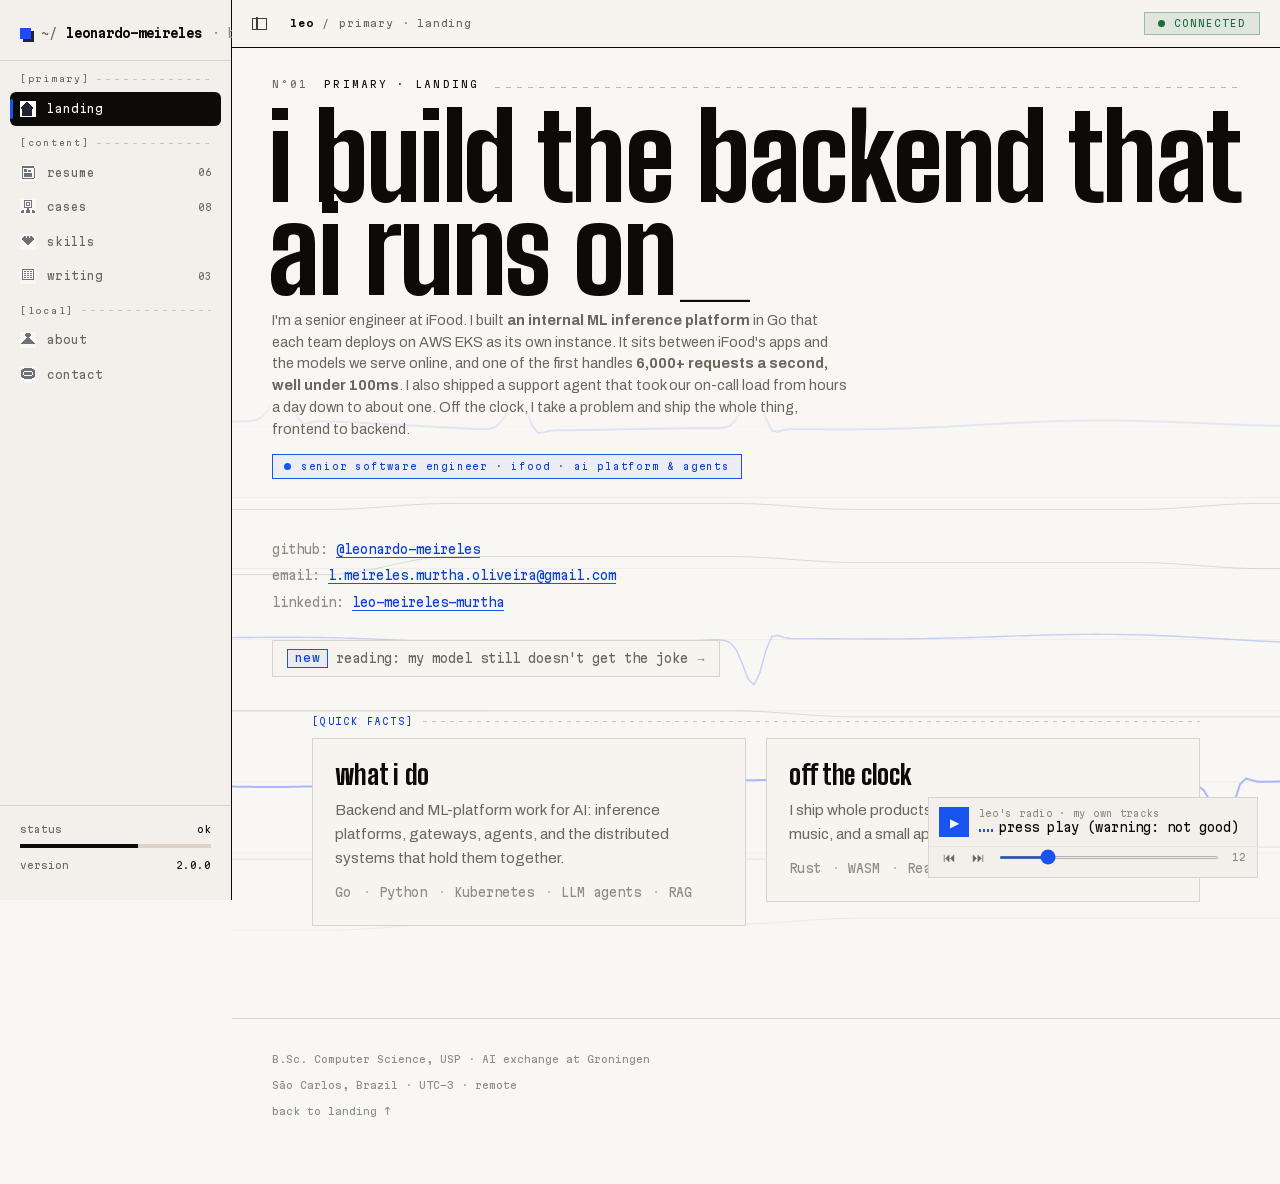
<file: index.html>
<!doctype html>
<html lang="en">
<head>
<meta charset="utf-8" />
<meta name="viewport" content="width=device-width, initial-scale=1" />
<title>Leonardo Meireles, Backend &amp; AI Engineer</title>
<meta name="description" content="Senior software engineer at iFood on the AI Platform team. I built an internal inference platform that serves our models at 6,000+ req/s under 100ms, the OpenAI-compatible layer they run behind, and the agents on top." />
<link rel="canonical" href="https://leonardo-meireles.github.io/" />
<meta property="og:title" content="Leonardo Meireles, Backend & AI Engineer" />
<meta property="og:description" content="I build the backend that AI runs on. An internal inference platform at 6,000+ req/s, an OpenAI-compatible model layer, and the agents on top of it." />
<meta property="og:type" content="website" />
<meta property="og:url" content="https://leonardo-meireles.github.io/" />
<meta property="og:image" content="https://leonardo-meireles.github.io/assets/og.png" />
<meta property="og:image:width" content="1200" />
<meta property="og:image:height" content="630" />
<meta name="twitter:card" content="summary_large_image" />
<meta name="twitter:image" content="https://leonardo-meireles.github.io/assets/og.png" />
<script type="application/ld+json">
{"@context":"https://schema.org","@type":"Person","name":"Leonardo Meireles","url":"https://leonardo-meireles.github.io/","jobTitle":"Senior Software Engineer","worksFor":{"@type":"Organization","name":"iFood"},"address":{"@type":"PostalAddress","addressCountry":"BR"},"sameAs":["https://www.linkedin.com/in/leo-meireles-murtha/","https://github.com/leonardo-meireles"],"knowsAbout":["Backend engineering","Distributed systems","AI platforms","LLM agents","RAG","Go","Python","AWS"]}
</script>
<link rel="icon" type="image/svg+xml" href="assets/favicon.svg" />
<link rel="stylesheet" href="assets/tokens.css" />
<link rel="stylesheet" href="assets/shell.css" />
<script>document.documentElement.classList.add("js");</script>
</head>
<body>

<div class="shell-app">
  <!-- ======================= RAIL ======================= -->
  <aside class="rail" id="rail" aria-label="Library" data-open="true">
    <div class="rail-brand">
      <span class="rb-brand"><span class="pxdot"></span>~/<b>leonardo-meireles</b> <span class="bsub">· backend &amp; ai</span></span>
    </div>

    <nav class="rail-nav" aria-label="Destinations">
      <div class="nav-group">
        <div class="ng-label"><span>[primary]</span><i></i></div>
        <button class="nav-item active" data-route="landing" aria-current="page">
          <span class="ni-bar"></span>
          <span class="ni-icon"><span class="px" style="width:16px;height:16px;background-image:url(assets/sprites/nav-home.png)"></span></span>
          <span class="ni-label">landing</span>
        </button>
      </div>

      <div class="nav-group">
        <div class="ng-label"><span>[content]</span><i></i></div>
        <button class="nav-item" data-route="resume">
          <span class="ni-bar"></span>
          <span class="ni-icon"><span class="px" style="width:16px;height:16px;background-image:url(assets/sprites/nav-resume.png)"></span></span>
          <span class="ni-label">resume</span>
          <span class="ni-badge">06</span>
        </button>
        <button class="nav-item" data-route="cases">
          <span class="ni-bar"></span>
          <span class="ni-icon"><span class="px" style="width:16px;height:16px;background-image:url(assets/sprites/nav-cases.png)"></span></span>
          <span class="ni-label">cases</span>
          <span class="ni-badge">08</span>
        </button>
        <button class="nav-item" data-route="skills">
          <span class="ni-bar"></span>
          <span class="ni-icon"><span class="px" style="width:16px;height:16px;background-image:url(assets/sprites/nav-skills.png)"></span></span>
          <span class="ni-label">skills</span>
        </button>
        <button class="nav-item" data-route="blog">
          <span class="ni-bar"></span>
          <span class="ni-icon"><span class="px" style="width:16px;height:16px;background-image:url(assets/sprites/nav-blog.png)"></span></span>
          <span class="ni-label">writing</span>
          <span class="ni-badge ok">03</span>
        </button>
      </div>

      <div class="nav-group">
        <div class="ng-label"><span>[local]</span><i></i></div>
        <button class="nav-item" data-route="about">
          <span class="ni-bar"></span>
          <span class="ni-icon"><span class="px" style="width:16px;height:16px;background-image:url(assets/sprites/nav-about.png)"></span></span>
          <span class="ni-label">about</span>
        </button>
        <button class="nav-item" data-route="contact">
          <span class="ni-bar"></span>
          <span class="ni-icon"><span class="px" style="width:16px;height:16px;background-image:url(assets/sprites/nav-contact.png)"></span></span>
          <span class="ni-label">contact</span>
        </button>
      </div>
    </nav>

    <div class="rail-footer">
      <div class="rf-row"><span>status</span><b>ok</b></div>
      <div class="rf-meter"><i style="width:62%"></i></div>
      <div class="rf-row"><span>version</span><b>2.0.0</b></div>
    </div>
  </aside>

  <div class="rail-scrim" aria-hidden="true"></div>

  <!-- ======================= MAIN ======================= -->
  <div class="main-col">
    <header class="titlebar">
      <button class="tb-toggle" id="tb-toggle" aria-label="Toggle sidebar" aria-expanded="true">
        <span class="hamb" aria-hidden="true"><i></i></span>
      </button>
      <div class="tb-crumb" id="tb-crumb"><b>leo</b><span aria-hidden="true">/</span>primary · landing</div>
      <button class="tb-connect on">
        <span class="dot ok pulse"><i></i></span>
        <span class="tb-state">connected</span>
      </button>
    </header>

    <main class="main" id="main">
      <!-- ============ LANDING ============ -->
      <section data-page="landing" class="active">
        <div class="hero-canvas-wrap">
          <canvas id="signal" aria-hidden="true"></canvas>
          <div class="page-inner">
            <div class="pg-head rv">
              <div class="pg-meta">
                <span class="pg-no">Nº01</span>
                <span class="pg-kicker">primary · landing</span>
                <span class="pg-rule"></span>
              </div>
              <h1>I build the backend that <span class="ac">AI runs on<span class="cur">_</span></span></h1>
              <p class="pg-blurb" style="max-width:64ch">
                I'm a senior engineer at iFood. I built <b>an internal ML inference platform</b> in Go that
                each team deploys on AWS EKS as its own instance. It sits between iFood's apps and the models
                we serve online, and one of the first handles <b>6,000+ requests a second, well under 100ms</b>.
                I also shipped a support agent that took our on-call load from hours a day down to about one.
                Off the clock, I take a problem and ship the whole thing, frontend to backend.
              </p>
            </div>
          </div>
          <div class="page-body" style="padding-top:14px">
            <div class="kicker rv"><span class="blink"></span> senior software engineer · ifood · ai platform &amp; agents</div>
            <div class="hailing rv">
              <span><span class="k">github:</span> <a href="https://github.com/leonardo-meireles" target="_blank" rel="noopener">@leonardo-meireles</a></span>
              <span><span class="k">email:</span> <a href="mailto:l.meireles.murtha.oliveira@gmail.com">l.meireles.murtha.oliveira@gmail.com</a></span>
              <span><span class="k">linkedin:</span> <a href="https://www.linkedin.com/in/leo-meireles-murtha" target="_blank" rel="noopener">leo-meireles-murtha</a></span>
            </div>
            <a class="blog-flag rv" href="#blog"><span class="bf-new">new</span> reading: my model still doesn't get the joke <span class="arr">→</span></a>
            <div class="page-body">
              <div class="section-rule rv"><span class="sr-label">[quick facts]</span><span class="sr-rule"></span></div>
              <div class="grid">
                <div class="pcard rv">
                  <div class="card-top" style="display:flex;align-items:center;gap:.6rem">
                    <h3>what i do</h3>
                  </div>
                  <p class="desc">Backend and ML-platform work for AI: inference platforms, gateways, agents, and the distributed systems that hold them together.</p>
                  <div class="tags"><span>Go</span><span>Python</span><span>Kubernetes</span><span>LLM agents</span><span>RAG</span></div>
                </div>
                <div class="pcard rv">
                  <div class="card-top" style="display:flex;align-items:center;gap:.6rem">
                    <h3>off the clock</h3>
                  </div>
                  <p class="desc">I ship whole products, frontend to backend. jiu-jitsu, music, and a small apparel brand on the side.</p>
                  <div class="tags"><span>Rust</span><span>WASM</span><span>React</span><span>Ableton</span></div>
                </div>
              </div>
            </div>
          </div>
        </div>
      </section>

      <!-- ============ RESUME ============ -->
      <section data-page="resume">
        <div class="page-inner">
          <div class="pg-head">
            <div class="pg-meta">
              <span class="pg-no">Nº02</span>
              <span class="pg-kicker">content · resume</span>
              <span class="pg-rule"></span>
            </div>
            <h1>where i've shipped</h1>
            <p class="pg-blurb">fraud detection, then data science, then backend and ML-platform work for AI.</p>
          </div>
        </div>
        <div class="page-body">
          <div class="xp">
            <article class="role rv">
              <div class="when"><b>2025 to now</b>iFood · Remote</div>
              <div>
                <h3>iFood</h3>
                <p class="tt">Senior Software Engineer · AI Platform / Backend</p>
                <p>
                  I'm the lead architect of an <b>internal, white-label ML inference platform</b> in Go. It
                  ships as a Docker image that 10+ data science teams self-deploy on AWS EKS, each running their
                  own instance. It sits between the apps and their already-served SageMaker endpoints. It
                  doesn't serve the model; it runs everything around the call from a YAML config: per-request
                  enrichment, schema validation at several stages, the model invocation, and response
                  validation. The engine fans enrichment steps out in parallel (errgroup with sync.Cond for
                  dependencies), with read-through caching, background credential refresh, and circuit breakers on
                  every external call. On a high-traffic surface (50M+ users), one deployment handles
                  <b>6,000+ requests a second, well under 100ms</b>, and inside that budget each
                  request runs nine parallel enrichments and three schema-validation stages. I extended it into an
                  OpenAI-compatible gateway for our fine-tuned models, and shipped a LangGraph and Langfuse support
                  agent over a RAG index that took the team's ticket load from three or four hours a day to about
                  one. I'm also the person here who leans on coding agents the hardest, building the tooling and
                  running the workshops for the rest of engineering.
                </p>
                <p>
                  More recently I've been building the V2 of BESH, our batch-inference platform for LCM (iFood's
                  own generative model) and a dozen other internal LLMs. V1 shared inference across models; V2 is
                  a distributed rewrite where every model gets its own set of workers and GPUs, so one noisy job
                  can't starve another. It now runs <b>100M+ requests a week</b>. I moved worker scaling onto KEDA
                  so the fleet sits near zero between runs, and rebuilt GPU autoscaling after learning the obvious
                  metric, KV-cache usage, doesn't actually predict load for this workload. The fix that mattered
                  most was a backpressure loop that discovers how much a model can take instead of being told,
                  built on the same idea as TCP congestion control. I also traced a full-fleet outage back to
                  Kubernetes quietly evicting a warm pod mid-run, not our code, and closed that gap with disruption
                  budgets and canary rollouts.
                </p>
              </div>
            </article>

            <article class="role rv">
              <div class="when"><b>2024 to 2025</b>Nubank · Remote</div>
              <div>
                <h3>Nubank</h3>
                <p class="tt">Senior Software Engineer, Data Engineering</p>
                <p>
                  Data infrastructure for Nubank's B2B credit-card product, around a million corporate customers.
                  I moved more than <b>40 Scala and Spark ETL pipelines</b> from the old engine to the new one,
                  with regression tests at the row, schema, and aggregate level, and we cut over with no data
                  drift. I also built the randomisation layer behind the multi-arm experiments that feed the
                  credit-risk models.
                </p>
              </div>
            </article>

            <article class="role rv">
              <div class="when"><b>2023 to 2024</b>iFood · Remote</div>
              <div>
                <h3>iFood</h3>
                <p class="tt">Machine Learning Engineer, Performance Marketing &amp; CRM</p>
                <p>
                  I built the order-frequency segmentation model that became the most-used one in marketing,
                  worth about <b>20% more conversions at 10% lower cost</b>. I wrote an internal Python library
                  for uplift modelling that cut the model lifecycle from a month to a week, and ran the deployment
                  and monitoring on PySpark and Airflow, which added up to roughly <b>R$10M a month</b> in
                  efficiency. I also co-wrote <i>Smart Notifications</i> at WebMedia 2023.
                </p>
              </div>
            </article>

            <details class="more-xp">
              <summary>show earlier roles</summary>

              <article class="role">
                <div class="when"><b>2022 to 2023</b>iFood · Remote</div>
                <div>
                  <h3>iFood</h3>
                  <p class="tt">Machine Learning Engineer, Performance Marketing &amp; CRM</p>
                  <p>
                    I led an automation push built on causal inference that showed about <b>R$2M a month</b> in
                    potential savings on inactive users, backed by proper A/B testing. I put the targeting models
                    into production myself, serving campaigns to more than <b>60 million customers</b> and taking
                    a lot of manual work out of the loop.
                  </p>
                </div>
              </article>

              <article class="role">
                <div class="when"><b>2021 to 2022</b>iFood · Remote</div>
                <div>
                  <h3>iFood</h3>
                  <p class="tt">Senior Data Scientist, Fraud Prevention</p>
                  <p>
                    My first role at iFood. I built and shipped unsupervised models and backend rules in Python
                    and PySpark to flag fraudulent accounts, which cut chargebacks <b>15% in the first month</b>.
                    I also built the KPI dashboards that put the loss numbers in front of non-technical
                    stakeholders.
                  </p>
                </div>
              </article>
            </details>
          </div>
        </div>
      </section>

      <!-- ============ CASES ============ -->
      <section data-page="cases">
        <div class="page-inner">
          <div class="pg-head">
            <div class="pg-meta">
              <span class="pg-no">Nº03</span>
              <span class="pg-kicker">content · cases</span>
              <span class="pg-rule"></span>
            </div>
            <h1>things i build on the side</h1>
            <p class="pg-blurb">where the product and front-end side comes out. fast, full-stack, in production.</p>
          </div>
        </div>
        <div class="page-body">
          <article class="feature rv">
            <div class="card-top" style="display:flex;align-items:center;gap:.6rem;flex-wrap:wrap">
              <h3>void</h3>
              <span class="tag accent">featured</span>
              <span class="tag ok">live</span>
            </div>
            <div class="tags" style="display:flex;flex-wrap:wrap;gap:.35rem .7rem;margin-top:.25rem"><span>Rust</span><span>WebAssembly</span><span>axum</span><span>WebSocket</span><span>Web Audio</span><span>LLM</span><span>generative</span></div>
            <div class="feat-preview">
              <a class="preview" href="https://leonardo-meireles.github.io/void/" target="_blank" rel="noopener" aria-label="Open the void canvas">
                <iframe class="shot" allow="" data-src="https://leonardo-meireles.github.io/void/" tabindex="-1" scrolling="no" title="void: the live generative canvas"></iframe>
                <span class="ptag">live canvas ↗</span>
              </a>
              <a class="preview" href="https://leonardo-meireles.github.io/void/#/architecture" target="_blank" rel="noopener" aria-label="Open the void system map">
                <iframe class="shot" allow="" data-src="https://leonardo-meireles.github.io/void/#/architecture" tabindex="-1" scrolling="no" title="void: the system architecture map"></iframe>
                <span class="ptag">system map ↗</span>
              </a>
            </div>
            <div class="feat-body">
              <div>
                <h4>what it is</h4>
                <p class="desc">
                  An infinite generative audiovisual canvas. You type a word, a small language model reads the
                  moment and picks a mood, and Rust generates the art and the music from it. The browser only
                  draws the geometry and sounds the notes. A hand-drawn creature wanders the screen, changes
                  shape, and talks back.
                </p>
              </div>
              <div>
                <h4>system design</h4>
                <p class="desc">
                  Rust does the heavy lifting. A Rust crate compiles to WebAssembly and generates everything
                  deterministically from a seed: the visual templates (flow fields, boids, strange attractors,
                  Julia and Mandelbrot sets) and the music (scale-locked, with real modal modulation). A Rust
                  axum server runs the LLM creative director on a <b>Groq free-tier budget</b>, with a
                  pressure-based fallback so it never goes over the limit and never goes silent. TypeScript stays
                  a dumb renderer. The static front end lives on GitHub Pages, always on; the Rust backend runs
                  on Render and only wakes to steer the mood. If it is cold or down, the front end falls back to a
                  local heuristic, so the canvas is always alive.
                </p>
              </div>
            </div>
            <div class="links" style="display:flex;flex-wrap:wrap;gap:1.1rem;margin-top:.4rem">
              <a class="clink" href="https://leonardo-meireles.github.io/void/" target="_blank" rel="noopener">open void <span class="arr">↗</span></a>
              <a class="clink" href="https://leonardo-meireles.github.io/void/#/architecture" target="_blank" rel="noopener">see the system map <span class="arr">↗</span></a>
            </div>
          </article>

          <div class="grid">
            <article class="pcard rv">
              <a class="preview" href="https://leonardo-meireles.github.io/Random-Acess-Memory-Neural-Network/" target="_blank" rel="noopener" aria-label="Open the playdoom demo">
                <iframe class="shot" data-src="https://leonardo-meireles.github.io/Random-Acess-Memory-Neural-Network/" tabindex="-1" scrolling="no" title="playdoom: a RAM neural network learning Doom"></iframe>
                <span class="ptag">live preview ↗</span>
              </a>
              <div class="card-top" style="display:flex;align-items:center;gap:.6rem;flex-wrap:wrap">
                <h3>playdoom: a RAM net learns Doom</h3>
                <span class="tag accent">open source</span>
                <span class="tag ok">live</span>
              </div>
              <p class="desc">
                A weightless RAM neural network, truth-table neurons with no backprop and no GPU, evolved by a
                genetic algorithm. I wrote it nine years ago to play tic-tac-toe, then dropped the same brain into
                Doom. The game's depth buffer becomes a grid of boolean sensors, the neurons vote on a move, and
                selection alone teaches it to run a corridor: over 25 generations <b>1 in 14 grows to 7 in 14</b>
                of the population clearing the gauntlet. The preview replays the fittest brain and streams the
                network's learning log underneath.
              </p>
              <div class="tags"><span>C++</span><span>ViZDoom</span><span>Genetic Algorithms</span><span>WiSARD</span></div>
              <div class="links">
                <a class="clink" href="https://leonardo-meireles.github.io/Random-Acess-Memory-Neural-Network/" target="_blank" rel="noopener">live demo <span class="arr">↗</span></a>
                <a class="clink" href="https://github.com/leonardo-meireles/Random-Acess-Memory-Neural-Network/tree/playdoom/playdoom" target="_blank" rel="noopener">source <span class="arr">↗</span></a>
              </div>
            </article>

            <article class="pcard rv">
              <a class="preview" href="https://leonardo-meireles.github.io/laeleficator/" target="_blank" rel="noopener" aria-label="Open the Laeleficator demo">
                <iframe class="shot" data-src="https://leonardo-meireles.github.io/laeleficator/" tabindex="-1" scrolling="no" title="Laeleficator demo preview"></iframe>
                <span class="ptag">demo ↗</span>
              </a>
              <div class="card-top" style="display:flex;align-items:center;gap:.6rem;flex-wrap:wrap">
                <h3>Laeleficator</h3>
                <span class="tag accent">open source</span>
                <span class="tag">demo</span>
              </div>
              <p class="desc">
                A fine-tuned Qwen2.5 model that rewrites innocent Brazilian Portuguese into phrases that carry
                <i>lá ele</i>, the reflexive double-entendre defence from Bahian slang. Parallel Claude subagents
                scrape, vet, pair, and adversarially judge every training pair, with zero manual review, then an
                agent research loop trains and evaluates one hyperparameter change at a time on <code>MLX-LM</code>,
                local on my M1 Max. Best result so far clears a strict three-judge panel on <b>17.6%</b> of
                held-out cases. Still an open problem, not a shipped product.
              </p>
              <div class="tags"><span>Python</span><span>Qwen2.5</span><span>MLX-LM</span><span>LoRA</span><span>Claude Agents</span><span>PT-BR</span></div>
              <div class="links">
                <a class="clink" href="https://github.com/leonardo-meireles/laeleficator" target="_blank" rel="noopener">source <span class="arr">↗</span></a>
                <a class="clink" href="/blog/laeleficator/">read the writeup <span class="arr">→</span></a>
              </div>
            </article>

            <article class="pcard rv">
              <a class="preview duo" href="https://loja.roupadejiu.com/" target="_blank" rel="noopener" aria-label="Visit the Roupa de Jiu store">
                <img src="assets/rdj-1.webp" loading="lazy" alt="Roupa de Jiu product" />
                <img src="assets/rdj-2.webp" loading="lazy" alt="Roupa de Jiu product" />
                <span class="ptag">visit store ↗</span>
              </a>
              <div class="card-top" style="display:flex;align-items:center;gap:.6rem;flex-wrap:wrap">
                <h3>Roupa de Jiu store</h3>
                <span class="tag">live · my brand</span>
              </div>
              <p class="desc">
                The real <b>Nuvemshop storefront</b> for Roupa de Jiu, my no-gi jiu-jitsu apparel brand. I run the
                whole thing myself, on my own time: catalogue, pricing, orders, and marketing. I make the creative
                and the content by hand. Where <b>agentic Claude Code workflows</b> help is the operations around
                it: planning the content calendar, keeping the posting pipeline moving, and setting up the
                campaigns on Google Ads and Meta. It lets a one-person brand run like it has a small team behind it.
              </p>
              <div class="tags"><span>Nuvemshop</span><span>Claude Code</span><span>Agents</span><span>Google Ads</span><span>Meta Ads</span><span>GA4</span></div>
              <div class="links">
                <a class="clink" href="https://loja.roupadejiu.com/" target="_blank" rel="noopener">visit store <span class="arr">↗</span></a>
                <a class="clink" href="https://roupadejiu.com" target="_blank" rel="noopener">brand site <span class="arr">↗</span></a>
              </div>
            </article>

            <article class="pcard rv">
              <a class="preview" href="https://leonardo-meireles.github.io/atlas-tatame" target="_blank" rel="noopener" aria-label="Open Atlas Jiu-Jitsu">
                <iframe class="shot" data-src="https://leonardo-meireles.github.io/atlas-tatame" tabindex="-1" scrolling="no" title="Atlas Jiu-Jitsu preview"></iframe>
                <span class="ptag">live preview ↗</span>
              </a>
              <div class="card-top" style="display:flex;align-items:center;gap:.6rem;flex-wrap:wrap">
                <h3>Atlas Jiu-Jitsu</h3>
                <span class="tag accent">open source</span>
                <span class="tag ok">live</span>
              </div>
              <p class="desc">
                A knowledge graph for Brazilian jiu-jitsu. Each position is a node, and every sweep, submission,
                and guard pass is an edge, so you can see the whole game at once instead of watching one technique
                video at a time. I wrote a <b>400-line parser</b> for GrappleMap's base62 skeletal format, then a
                small Three.js renderer that interpolates between joint poses with <b>quaternion SLERP</b>. The
                figures are real geometry, not pictures. Eleven validators run in the test suite and catch
                curation mistakes before they reach the live atlas.
              </p>
              <div class="tags"><span>Next.js</span><span>React Flow</span><span>Three.js</span><span>Vitest</span></div>
              <div class="links">
                <a class="clink" href="https://leonardo-meireles.github.io/atlas-tatame" target="_blank" rel="noopener">live demo <span class="arr">↗</span></a>
                <a class="clink" href="https://github.com/leonardo-meireles/atlas-tatame" target="_blank" rel="noopener">source <span class="arr">↗</span></a>
              </div>
            </article>

            <article class="pcard rv">
              <a class="preview" href="https://leonardo-meireles.github.io/curador-ia-solutions/" target="_blank" rel="noopener" aria-label="Open Curador.ia">
                <iframe class="shot" data-src="https://leonardo-meireles.github.io/curador-ia-solutions/" tabindex="-1" scrolling="no" title="Curador.ia preview"></iframe>
                <span class="ptag">live preview ↗</span>
              </a>
              <div class="card-top" style="display:flex;align-items:center;gap:.6rem;flex-wrap:wrap">
                <h3>Curador.ia</h3>
                <span class="tag">demo</span>
              </div>
              <p class="desc">
                A two-sided marketplace for Brazilian AI creators. They sell Skills, Agents, Files, and
                <b>MCP servers</b>, so a buyer is wiring up an agent toolchain, not just downloading a file.
                Checkout goes through Mercado Pago with <b>HMAC-checked webhooks</b> and one
                <b>atomic Supabase RPC</b> that approves the order, records the purchase, and stays idempotent
                in a single transaction. The frontend reads Supabase directly over <code>RLS</code> and quietly
                falls back to Express when it has to.
              </p>
              <div class="tags"><span>React 18</span><span>TypeScript</span><span>Supabase</span><span>Express</span><span>MCP</span></div>
              <div class="links">
                <a class="clink" href="https://leonardo-meireles.github.io/curador-ia-solutions/" target="_blank" rel="noopener">live demo <span class="arr">↗</span></a>
                <a class="clink" href="https://github.com/leonardo-meireles/curador-ia-solutions" target="_blank" rel="noopener">source <span class="arr">↗</span></a>
              </div>
            </article>

            <article class="pcard rv">
              <a class="preview" href="https://leonardo-meireles.github.io/roupa-de-jiu-landing-page/" target="_blank" rel="noopener" aria-label="Open Roupa de Jiu">
                <iframe class="shot" data-src="https://leonardo-meireles.github.io/roupa-de-jiu-landing-page/" tabindex="-1" scrolling="no" title="Roupa de Jiu preview"></iframe>
                <span class="ptag">live preview ↗</span>
              </a>
              <div class="card-top" style="display:flex;align-items:center;gap:.6rem;flex-wrap:wrap">
                <h3>Roupa de Jiu</h3>
                <span class="tag">live · my brand</span>
              </div>
              <p class="desc">
                My own no-gi grappling clothing brand. I built the whole thing: storefront, payments, and an
                internal dashboard that uses an <b>LLM to draft and manage the ads</b>. It has two product lines
                with two different looks, and scrolling from one to the other flips the entire page, colours and
                type included, off a single <code>data-theme</code> attribute, so no JavaScript touches colour
                while it renders. One <b>Zod schema</b> validates the form in the browser and parses the request
                on the server, so the two can never drift apart.
              </p>
              <div class="tags"><span>Go</span><span>Express</span><span>Supabase</span><span>Framer Motion</span><span>Vercel</span></div>
              <div class="links">
                <a class="clink" href="https://roupadejiu.com" target="_blank" rel="noopener">live site <span class="arr">↗</span></a>
                <a class="clink" href="https://leonardo-meireles.github.io/roupa-de-jiu-landing-page" target="_blank" rel="noopener">static demo <span class="arr">↗</span></a>
              </div>
            </article>

            <article class="pcard rv">
              <div class="card-top" style="display:flex;align-items:center;gap:.6rem;flex-wrap:wrap">
                <h3>Platform take-home</h3>
                <span class="tag accent">open source</span>
              </div>
              <p class="desc">
                A brutal systems take-home in Go. Pull a container image from S3, unpack it into a canonical
                filesystem on a <b>devicemapper thinpool</b>, snapshot it to activate, and track state in SQLite,
                all driven by a finite-state-machine library I had to reverse-engineer first. It models what a
                real orchestrator does. I didn't pass the bar they set, but I'm genuinely proud of the code, so
                it stays up.
              </p>
              <div class="tags"><span>Go</span><span>FSM</span><span>devicemapper</span><span>SQLite</span></div>
              <div class="links">
                <a class="clink" href="https://github.com/leonardo-meireles/a-really-hard-take-home-case" target="_blank" rel="noopener">source <span class="arr">↗</span></a>
              </div>
            </article>

            <article class="pcard rv">
              <div class="card-top" style="display:flex;align-items:center;gap:.6rem;flex-wrap:wrap">
                <h3>Self-Driving GTA</h3>
                <span class="tag accent">open source</span>
              </div>
              <p class="desc">
                A deep-learning agent that drives cars inside GTA San Andreas straight from the screen. It grabs
                game frames, runs them through a trained model, and steers. An old one, but it's the kind of thing
                I'll build on a weekend just to see if it works.
              </p>
              <div class="tags"><span>Python</span><span>Deep Learning</span><span>Computer Vision</span></div>
              <div class="links">
                <a class="clink" href="https://github.com/leonardo-meireles/Self-Driving-GTA" target="_blank" rel="noopener">source <span class="arr">↗</span></a>
              </div>
            </article>
          </div>

          <p class="more rv">There's more on <a href="https://github.com/leonardo-meireles?tab=repositories" target="_blank" rel="noopener">github</a>, including a few ML case studies.</p>
        </div>
      </section>

      <!-- ============ SKILLS ============ -->
      <section data-page="skills">
        <div class="page-inner">
          <div class="pg-head">
            <div class="pg-meta">
              <span class="pg-no">Nº04</span>
              <span class="pg-kicker">content · skills</span>
              <span class="pg-rule"></span>
            </div>
            <h1>the stack i reach for</h1>
            <p class="pg-blurb">distributed systems, ML platforms, and the glue that ships them.</p>
          </div>
        </div>
        <div class="page-body">
          <div class="skill-list">
            <div class="skill-row rv">
              <span class="sk-k">languages</span>
              <div class="sk-body">
                <p>Go, Python, TypeScript, Scala. Go for the platforms and the backends, Python for ML, TypeScript for anything that ships to a browser.</p>
                <div class="sk-tags"><span class="tag neutral">Go</span><span class="tag neutral">Python</span><span class="tag neutral">TypeScript</span><span class="tag neutral">Scala</span></div>
              </div>
            </div>
            <div class="skill-row rv">
              <span class="sk-k">infra</span>
              <div class="sk-body">
                <p>Kubernetes, AWS EKS, KEDA, Docker. I run inference at scale and I've debugged my way down to pod eviction and KV-cache pressure.</p>
                <div class="sk-tags"><span class="tag neutral">Kubernetes</span><span class="tag neutral">AWS</span><span class="tag neutral">EKS</span><span class="tag neutral">KEDA</span><span class="tag neutral">Docker</span></div>
              </div>
            </div>
            <div class="skill-row rv">
              <span class="sk-k">ml &amp; ai</span>
              <div class="sk-body">
                <p>ML platforms, LLM agents, RAG, fine-tuning, uplift modelling. From inference gateways to LangGraph support agents to LoRA fine-tunes on a laptop.</p>
                <div class="sk-tags"><span class="tag neutral">ML platforms</span><span class="tag neutral">LLM agents</span><span class="tag neutral">RAG</span><span class="tag neutral">LangGraph</span><span class="tag neutral">LoRA</span></div>
              </div>
            </div>
            <div class="skill-row rv">
              <span class="sk-k">product</span>
              <div class="sk-body">
                <p>React, Rust, WASM, and the frontend-to-backend whole. When it ships, I own it end to end.</p>
                <div class="sk-tags"><span class="tag neutral">React</span><span class="tag neutral">Rust</span><span class="tag neutral">WASM</span><span class="tag neutral">Next.js</span></div>
              </div>
            </div>
          </div>
        </div>
      </section>

      <!-- ============ BLOG ============ -->
      <section data-page="blog">
        <div class="page-inner">
          <div class="pg-head">
            <div class="pg-meta">
              <span class="pg-no">Nº05</span>
              <span class="pg-kicker">content · writing</span>
              <span class="pg-rule"></span>
            </div>
            <h1>writing</h1>
            <p class="pg-blurb">war stories from the platform, and how i actually build with agents.</p>
          </div>
        </div>
        <div class="page-body">
          <div class="grid">
            <a class="pcard rv" href="/blog/laeleficator/">
              <div class="card-top" style="display:flex;align-items:center;gap:.6rem;flex-wrap:wrap">
                <h3>My model still doesn't get the joke</h3>
                <span class="tag accent">fine-tuning</span>
              </div>
              <p class="desc">
                Agents curate the dataset, agents run the research loop, and the model still fails a strict
                judge panel most of the time. Notes from the honest, unglamorous middle of a fine-tune.
              </p>
              <div class="tags"><span>Qwen2.5</span><span>MLX-LM</span><span>LoRA</span><span>agentic coding</span></div>
              <span class="links" style="margin-top:.4rem"><span class="clink">read <span class="arr">→</span></span></span>
            </a>
            <a class="pcard rv" href="/blog/perfect-is-contextual/">
              <div class="card-top" style="display:flex;align-items:center;gap:.6rem;flex-wrap:wrap">
                <h3>The cleanest design was the wrong one</h3>
                <span class="tag accent">distributed systems</span>
              </div>
              <p class="desc">
                Why I shipped polling instead of a push-based design for a platform many teams self-deploy,
                and the cold-start hot-partition trap an agent-coding session caught that I'd already waved off.
              </p>
              <div class="tags"><span>Go</span><span>distributed systems</span><span>sharding</span><span>agentic coding</span></div>
              <span class="links" style="margin-top:.4rem"><span class="clink">read <span class="arr">→</span></span></span>
            </a>
            <a class="pcard rv" href="/blog/creative-coding-with-claude-code/">
              <div class="card-top" style="display:flex;align-items:center;gap:.6rem;flex-wrap:wrap">
                <h3>How I make coding with Claude Code fun</h3>
                <span class="tag accent">creative coding</span>
              </div>
              <p class="desc">
                I always wanted to build generative art but kept hitting a frontend wall. How music theory,
                Rust, an LLM, and a loose back-and-forth with an agent became void, a canvas that draws and
                scores itself.
              </p>
              <div class="tags"><span>Rust</span><span>WASM</span><span>Web Audio</span><span>LLM</span><span>generative art</span></div>
              <span class="links" style="margin-top:.4rem"><span class="clink">read <span class="arr">→</span></span></span>
            </a>
          </div>
          <p class="more rv">More at <a href="/blog/">all posts</a>.</p>
        </div>
      </section>

      <!-- ============ ABOUT ============ -->
      <section data-page="about">
        <div class="page-inner">
          <div class="pg-head">
            <div class="pg-meta">
              <span class="pg-no">Nº06</span>
              <span class="pg-kicker">local · about</span>
              <span class="pg-rule"></span>
            </div>
            <h1>off the keyboard</h1>
            <p class="pg-blurb">the parts that don't show up in a commit history.</p>
          </div>
        </div>
        <div class="page-body">
          <div style="display:flex;align-items:flex-start;gap:24px;margin-bottom:2rem;flex-wrap:wrap">
            <span class="px" style="width:84px;height:84px;background-image:url(assets/sprites/mascot-lab.png)"></span>
            <div>
              <p class="desc" style="color:var(--ink-body);max-width:60ch;font-size:1.02rem;line-height:1.62">A backend and AI engineer who ships whole products on the side. Black labs outside, code inside.</p>
            </div>
          </div>
          <div class="about">
            <div class="about-row rv">
              <span class="about-k">jiu-jitsu</span>
              <p>Brown belt, mostly no-gi. I train obsessively, and I got deep enough into it that I started a small apparel brand for the sport, <a href="https://roupadejiu.com" target="_blank" rel="noopener">Roupa de Jiu</a>.</p>
            </div>
            <div class="about-row rv">
              <span class="about-k">music</span>
              <p>I produce music in Ableton Live and like getting lost in the audio-DSP side of it. A few tracks are playing on the radio down in the corner, if you want to hear what that sounds like.</p>
            </div>
            <div class="about-row rv">
              <span class="about-k">design</span>
              <p>I'm comfortable in Photoshop and Illustrator, and I model and render in Blender when a project needs it. The brand art and most of my project visuals are mine.</p>
            </div>
          </div>
        </div>
      </section>

      <!-- ============ CONTACT ============ -->
      <section data-page="contact">
        <div class="page-inner">
          <div class="pg-head">
            <div class="pg-meta">
              <span class="pg-no">Nº07</span>
              <span class="pg-kicker">local · contact</span>
              <span class="pg-rule"></span>
            </div>
          </div>
        </div>
        <div class="page-body">
          <div class="outro">
            <h2 class="rv">let's build something <span class="ac">weird and useful.</span></h2>
            <p class="rv">
              I build backends for AI, and I ship my own products on the side. If you're working on something
              interesting, my inbox is open.
            </p>
            <p class="ps rv">
              Off the clock I also produce music. It's honestly not very good, but there's a player in the corner
              if you're curious.
            </p>
            <div class="links rv">
              <a class="btn solid md" href="mailto:l.meireles.murtha.oliveira@gmail.com">
                <svg viewBox="0 0 24 24" fill="none" stroke="currentColor" stroke-width="2" width="14" height="14"><rect x="3" y="5" width="18" height="14"/><path d="m3 7 9 6 9-6"/></svg>
                l.meireles.murtha.oliveira@gmail.com
              </a>
              <a class="btn outline md" href="https://github.com/leonardo-meireles" target="_blank" rel="noopener">github</a>
              <a class="btn outline md" href="https://www.linkedin.com/in/leo-meireles-murtha" target="_blank" rel="noopener">linkedin</a>
            </div>
          </div>
        </div>
      </section>

      <footer>
        <span>B.Sc. Computer Science, USP · AI exchange at Groningen</span>
        <span>São Carlos, Brazil · UTC-3 · remote</span>
        <div class="f-links"><a href="#landing">back to landing ↑</a></div>
      </footer>
    </main>
  </div>
</div>

<!-- music radio -->
<div class="radio" id="radio" data-playing="false" aria-label="Music player">
  <div class="r-head">
    <button class="r-play" id="rbtn" aria-label="Play my music" title="Play (starts quiet)">▶</button>
    <div class="r-now">
      <div class="r-cap">leo's radio · my own tracks</div>
      <div class="r-title"><span class="eq" aria-hidden="true"><i></i><i></i><i></i><i></i></span><span id="r-title">press play (warning: not good)</span></div>
    </div>
  </div>
  <div class="r-ctl">
    <button id="r-prev" aria-label="Previous track" title="Previous">⏮</button>
    <button id="r-next" aria-label="Next track" title="Next">⏭</button>
    <input id="r-vol" class="r-vol" type="range" min="0" max="60" value="12" aria-label="Volume" />
    <span class="r-volv" id="r-volv">12</span>
  </div>
  <div id="ytwrap"><div id="ytplayer"></div></div>
</div>

<script src="assets/shell.js"></script>
<script src="assets/router.js"></script>
</body>
</html>
</file>
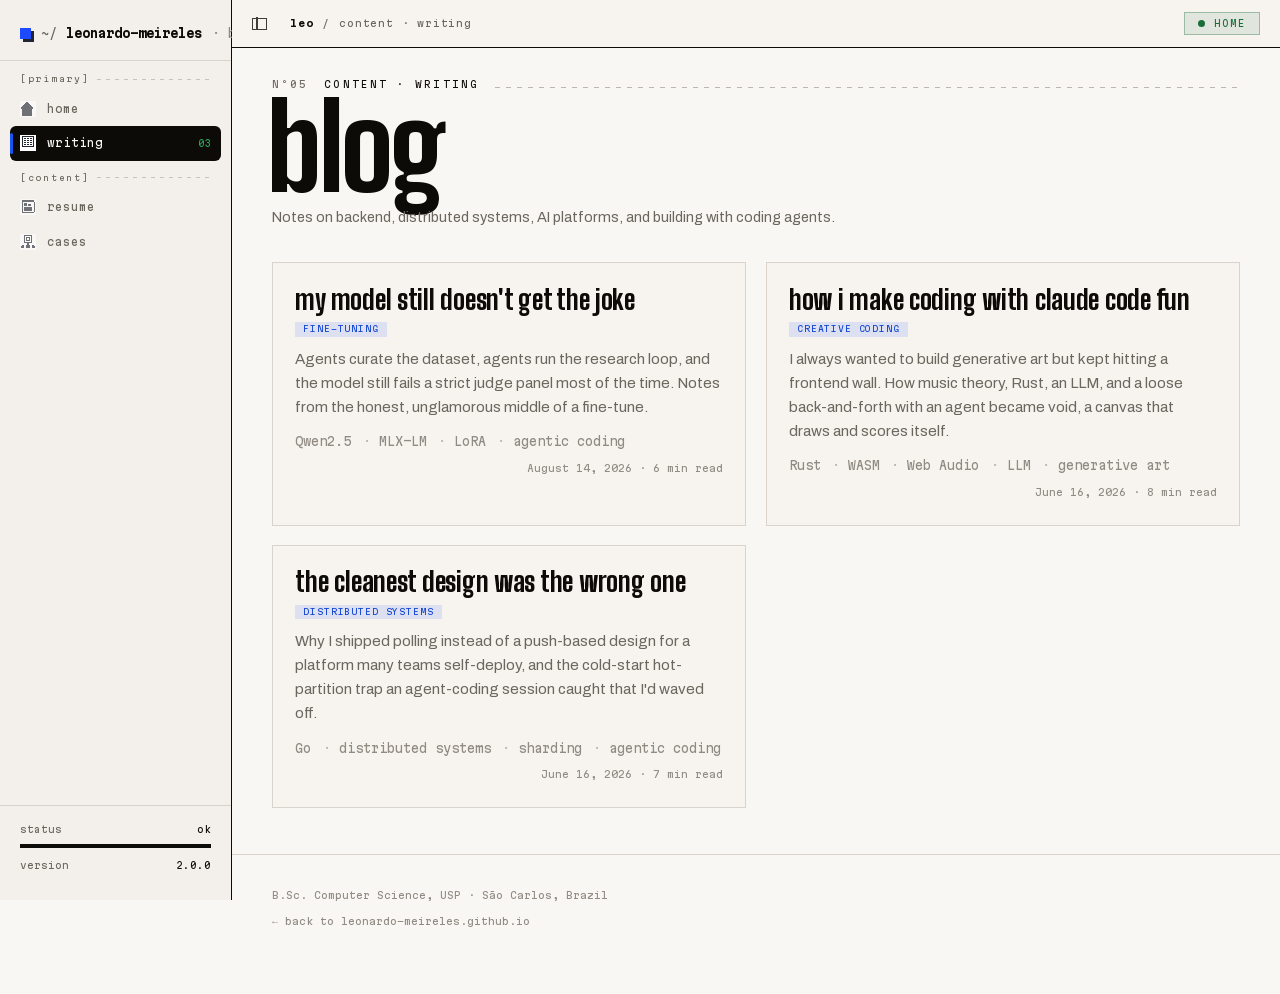
<file: blog/index.html>
<!doctype html>
<html lang="en">
<head>
<meta charset="utf-8" />
<meta name="viewport" content="width=device-width, initial-scale=1" />
<title>Blog · Leonardo Meireles</title>
<meta name="description" content="Notes on backend, distributed systems, AI platforms, and building things with coding agents." />
<link rel="icon" type="image/svg+xml" href="../assets/favicon.svg" />
<link rel="stylesheet" href="../assets/tokens.css" />
<link rel="stylesheet" href="../assets/shell.css" />
<script>document.documentElement.classList.add("js");</script>
<style>
  /* blog-specific tweaks */
  .pg-head h1 { margin-top: 10px; }
  .grid-blog { display: grid; grid-template-columns: 1fr; gap: 1.1rem; }
  @media (min-width: 720px) { .grid-blog { grid-template-columns: repeat(2, minmax(0,1fr)); gap: 1.2rem; } }
</style>
</head>
<body>

<div class="shell-app">
  <aside class="rail" id="rail" aria-label="Library" data-open="true">
    <div class="rail-brand">
      <span class="rb-brand"><span class="pxdot"></span>~/<b>leonardo-meireles</b> <span class="bsub">· backend &amp; ai</span></span>
    </div>
    <nav class="rail-nav" aria-label="Destinations">
      <div class="nav-group">
        <div class="ng-label"><span>[primary]</span><i></i></div>
        <a class="nav-item" href="../">
          <span class="ni-bar"></span>
          <span class="ni-icon"><span class="px" style="width:16px;height:16px;background-image:url(../assets/sprites/nav-home.png)"></span></span>
          <span class="ni-label">home</span>
        </a>
        <a class="nav-item active" href="../#blog" aria-current="page">
          <span class="ni-bar"></span>
          <span class="ni-icon"><span class="px" style="width:16px;height:16px;background-image:url(../assets/sprites/nav-blog.png)"></span></span>
          <span class="ni-label">writing</span>
          <span class="ni-badge ok">03</span>
        </a>
      </div>
      <div class="nav-group">
        <div class="ng-label"><span>[content]</span><i></i></div>
        <a class="nav-item" href="../#resume">
          <span class="ni-bar"></span>
          <span class="ni-icon"><span class="px" style="width:16px;height:16px;background-image:url(../assets/sprites/nav-resume.png)"></span></span>
          <span class="ni-label">resume</span>
        </a>
        <a class="nav-item" href="../#cases">
          <span class="ni-bar"></span>
          <span class="ni-icon"><span class="px" style="width:16px;height:16px;background-image:url(../assets/sprites/nav-cases.png)"></span></span>
          <span class="ni-label">cases</span>
        </a>
      </div>
    </nav>
    <div class="rail-footer">
      <div class="rf-row"><span>status</span><b>ok</b></div>
      <div class="rf-meter"><i style="width:100%"></i></div>
      <div class="rf-row"><span>version</span><b>2.0.0</b></div>
    </div>
  </aside>

  <div class="rail-scrim" aria-hidden="true"></div>

  <div class="main-col">
    <header class="titlebar">
      <button class="tb-toggle" aria-label="Toggle sidebar"><span class="hamb" aria-hidden="true"><i></i></span></button>
      <div class="tb-crumb"><b>leo</b><span aria-hidden="true">/</span>content · writing</div>
      <a class="tb-connect on" href="../">
        <span class="dot ok pulse"><i></i></span>
        <span class="tb-state">home</span>
      </a>
    </header>

    <main class="main" id="main">
      <div class="page">
        <div class="page-inner">
          <div class="pg-head">
            <div class="pg-meta">
              <span class="pg-no">Nº05</span>
              <span class="pg-kicker">content · writing</span>
              <span class="pg-rule"></span>
            </div>
            <h1>blog</h1>
            <p class="pg-blurb">Notes on backend, distributed systems, AI platforms, and building with coding agents.</p>
          </div>
        </div>
        <div class="page-body">
          <div class="grid-blog">
            <a class="pcard rv" href="/blog/laeleficator/">
              <div class="card-top" style="display:flex;align-items:center;gap:.6rem;flex-wrap:wrap">
                <h3>My model still doesn't get the joke</h3>
                <span class="tag accent">fine-tuning</span>
              </div>
              <p class="desc">Agents curate the dataset, agents run the research loop, and the model still fails a strict judge panel most of the time. Notes from the honest, unglamorous middle of a fine-tune.</p>
              <div class="tags"><span>Qwen2.5</span><span>MLX-LM</span><span>LoRA</span><span>agentic coding</span></div>
              <span class="pmeta">August 14, 2026 · 6 min read</span>
            </a>
            <a class="pcard rv" href="/blog/creative-coding-with-claude-code/">
              <div class="card-top" style="display:flex;align-items:center;gap:.6rem;flex-wrap:wrap">
                <h3>How I make coding with Claude Code fun</h3>
                <span class="tag accent">creative coding</span>
              </div>
              <p class="desc">I always wanted to build generative art but kept hitting a frontend wall. How music theory, Rust, an LLM, and a loose back-and-forth with an agent became void, a canvas that draws and scores itself.</p>
              <div class="tags"><span>Rust</span><span>WASM</span><span>Web Audio</span><span>LLM</span><span>generative art</span></div>
              <span class="pmeta">June 16, 2026 · 8 min read</span>
            </a>
            <a class="pcard rv" href="/blog/perfect-is-contextual/">
              <div class="card-top" style="display:flex;align-items:center;gap:.6rem;flex-wrap:wrap">
                <h3>The cleanest design was the wrong one</h3>
                <span class="tag accent">distributed systems</span>
              </div>
              <p class="desc">Why I shipped polling instead of a push-based design for a platform many teams self-deploy, and the cold-start hot-partition trap an agent-coding session caught that I'd waved off.</p>
              <div class="tags"><span>Go</span><span>distributed systems</span><span>sharding</span><span>agentic coding</span></div>
              <span class="pmeta">June 16, 2026 · 7 min read</span>
            </a>
          </div>
        </div>
        <footer>
          <span>B.Sc. Computer Science, USP · São Carlos, Brazil</span>
          <div class="f-links"><a href="../">← back to leonardo-meireles.github.io</a></div>
        </footer>
      </div>
    </main>
  </div>
</div>

<script src="../assets/shell.js"></script>
</body>
</html>
</file>
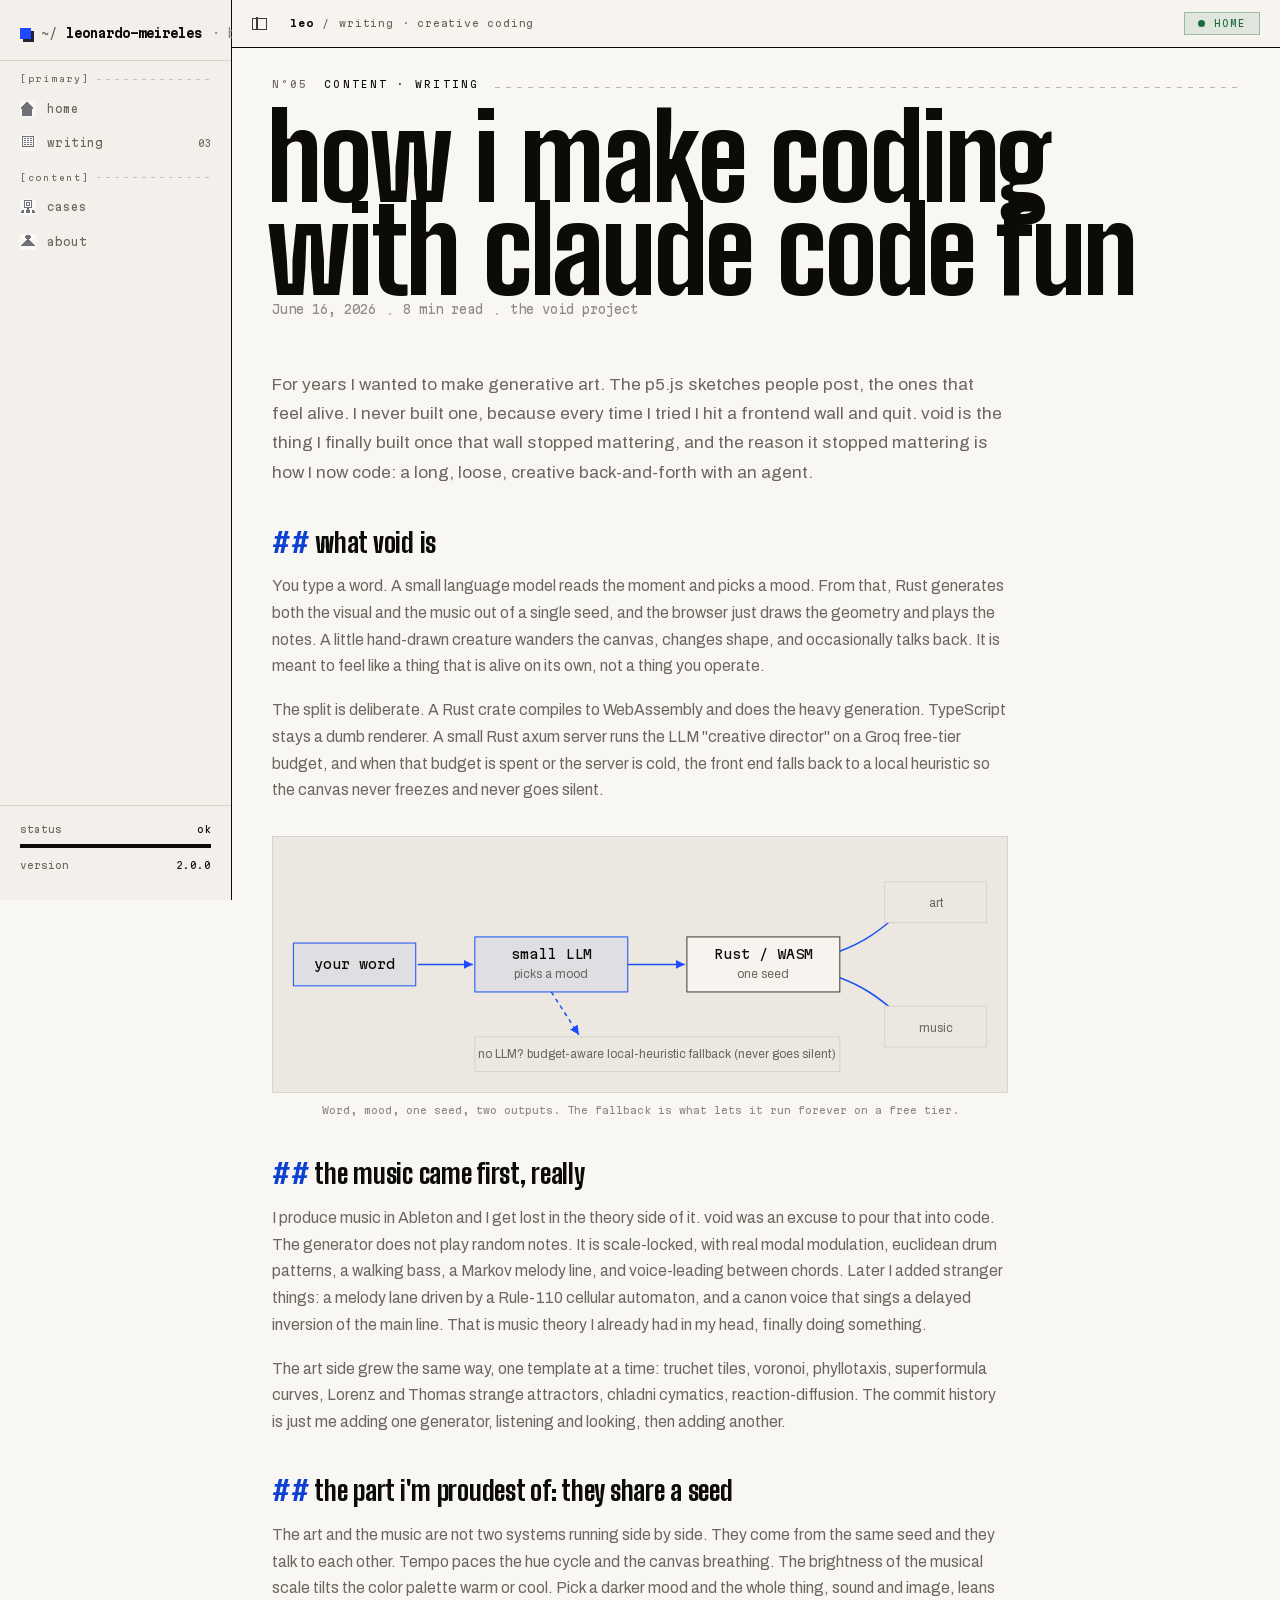
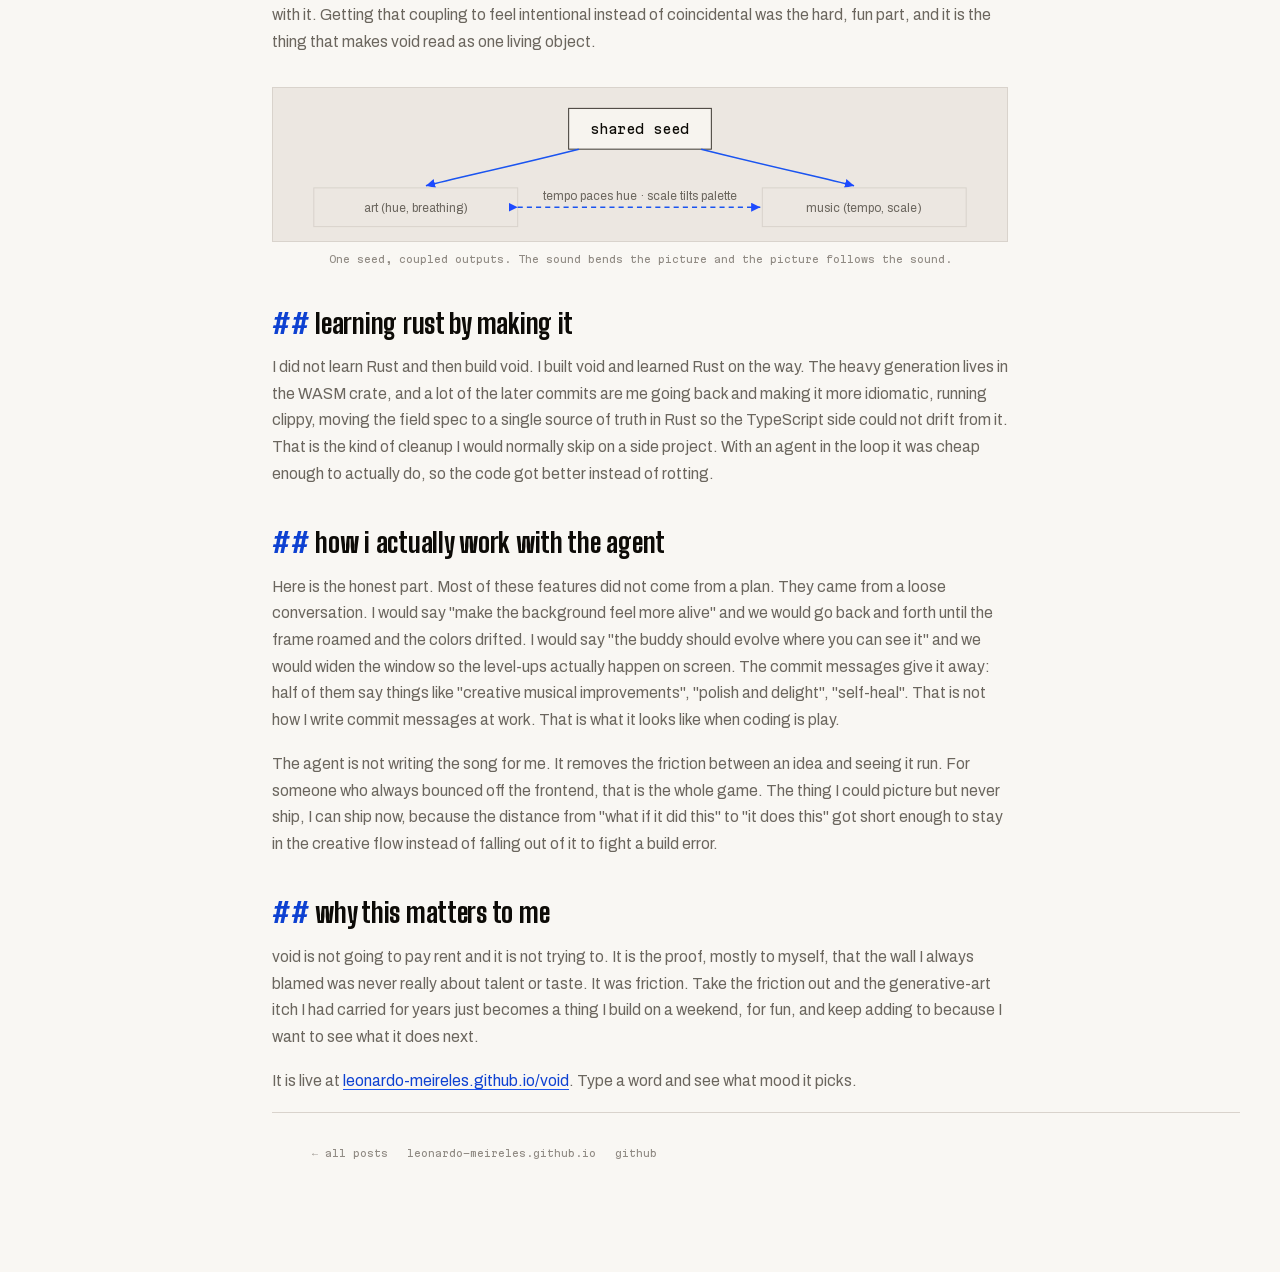
<file: blog/creative-coding-with-claude-code/index.html>
<!doctype html>
<html lang="en">
<head>
<meta charset="utf-8" />
<meta name="viewport" content="width=device-width, initial-scale=1" />
<title>How I make coding with Claude Code fun · Leonardo Meireles</title>
<meta name="description" content="How music theory, Rust, an LLM, and a loose back-and-forth with an agent became void, a canvas that draws and scores itself." />
<meta property="og:title" content="How I make coding with Claude Code fun" />
<meta property="og:description" content="I always wanted to build generative art but kept hitting a frontend wall. How music theory, Rust, an LLM, and a loose back-and-forth with an agent became void, a canvas that draws and scores itself." />
<meta property="og:type" content="article" />
<link rel="canonical" href="https://leonardo-meireles.github.io/blog/creative-coding-with-claude-code/" />
<meta property="og:url" content="https://leonardo-meireles.github.io/blog/creative-coding-with-claude-code/" />
<meta name="twitter:card" content="summary" />
<script type="application/ld+json">
{"@context":"https://schema.org","@type":"BlogPosting","headline":"How I make coding with Claude Code fun","datePublished":"2026-06-16","author":{"@type":"Person","name":"Leonardo Meireles","url":"https://leonardo-meireles.github.io/"},"mainEntityOfPage":"https://leonardo-meireles.github.io/blog/creative-coding-with-claude-code/","keywords":["Rust","WASM","Web Audio","LLM","generative art"]}
</script>
<link rel="icon" type="image/svg+xml" href="../../assets/favicon.svg" />
<link rel="stylesheet" href="../../assets/tokens.css" />
<link rel="stylesheet" href="../../assets/shell.css" />
<script>document.documentElement.classList.add("js");</script>
<style>
  .post-article { max-width: 46rem; }
  .post-meta { display: flex; align-items: center; gap: 10px; font: var(--mono-row); color: var(--ink-disabled); padding-top: 4px; }
  .post-meta .dot { color: var(--line-faint); }
</style>
</head>
<body>

<div class="shell-app">
  <aside class="rail" id="rail" aria-label="Library" data-open="true">
    <div class="rail-brand">
      <span class="rb-brand"><span class="pxdot"></span>~/<b>leonardo-meireles</b> <span class="bsub">· backend &amp; ai</span></span>
    </div>
    <nav class="rail-nav" aria-label="Destinations">
      <div class="nav-group">
        <div class="ng-label"><span>[primary]</span><i></i></div>
        <a class="nav-item" href="../../">
          <span class="ni-bar"></span>
          <span class="ni-icon"><span class="px" style="width:16px;height:16px;background-image:url(../../assets/sprites/nav-home.png)"></span></span>
          <span class="ni-label">home</span>
        </a>
        <a class="nav-item" href="../../#blog">
          <span class="ni-bar"></span>
          <span class="ni-icon"><span class="px" style="width:16px;height:16px;background-image:url(../../assets/sprites/nav-blog.png)"></span></span>
          <span class="ni-label">writing</span>
          <span class="ni-badge ok">03</span>
        </a>
      </div>
      <div class="nav-group">
        <div class="ng-label"><span>[content]</span><i></i></div>
        <a class="nav-item" href="../../#cases">
          <span class="ni-bar"></span>
          <span class="ni-icon"><span class="px" style="width:16px;height:16px;background-image:url(../../assets/sprites/nav-cases.png)"></span></span>
          <span class="ni-label">cases</span>
        </a>
        <a class="nav-item" href="../../#about">
          <span class="ni-bar"></span>
          <span class="ni-icon"><span class="px" style="width:16px;height:16px;background-image:url(../../assets/sprites/nav-about.png)"></span></span>
          <span class="ni-label">about</span>
        </a>
      </div>
    </nav>
    <div class="rail-footer">
      <div class="rf-row"><span>status</span><b>ok</b></div>
      <div class="rf-meter"><i style="width:100%"></i></div>
      <div class="rf-row"><span>version</span><b>2.0.0</b></div>
    </div>
  </aside>

  <div class="rail-scrim" aria-hidden="true"></div>

  <div class="main-col">
    <header class="titlebar">
      <button class="tb-toggle" aria-label="Toggle sidebar"><span class="hamb" aria-hidden="true"><i></i></span></button>
      <div class="tb-crumb"><b>leo</b><span aria-hidden="true">/</span>writing · creative coding</div>
      <a class="tb-connect on" href="../../">
        <span class="dot ok pulse"><i></i></span>
        <span class="tb-state">home</span>
      </a>
    </header>

    <main class="main" id="main">
      <div class="page">
        <div class="page-inner">
          <div class="pg-head">
            <div class="pg-meta">
              <span class="pg-no">Nº05</span>
              <span class="pg-kicker">content · writing</span>
              <span class="pg-rule"></span>
            </div>
            <h1 style="font-size:clamp(2rem,1.2rem+3vw,3.4rem)">How I make coding with Claude Code fun</h1>
            <div class="post-meta">June 16, 2026 <span class="dot">·</span> 8 min read <span class="dot">·</span> the void project</div>
          </div>
        </div>
        <div class="page-body">
          <article class="article-body post-article">
            <p class="lead">For years I wanted to make generative art. The p5.js sketches people post, the ones that feel alive. I never built one, because every time I tried I hit a frontend wall and quit. void is the thing I finally built once that wall stopped mattering, and the reason it stopped mattering is how I now code: a long, loose, creative back-and-forth with an agent.</p>

            <h2>what void is</h2>
            <p>You type a word. A small language model reads the moment and picks a mood. From that, Rust generates both the visual and the music out of a single seed, and the browser just draws the geometry and plays the notes. A little hand-drawn creature wanders the canvas, changes shape, and occasionally talks back. It is meant to feel like a thing that is alive on its own, not a thing you operate.</p>
            <p>The split is deliberate. A Rust crate compiles to WebAssembly and does the heavy generation. TypeScript stays a dumb renderer. A small Rust axum server runs the LLM "creative director" on a Groq free-tier budget, and when that budget is spent or the server is cold, the front end falls back to a local heuristic so the canvas never freezes and never goes silent.</p>

            <figure class="post-diagram">
              <svg viewBox="0 0 720 250" role="img" aria-label="A typed word goes to a small LLM that picks a mood; a seed drives a Rust/WASM generator that produces both art and music from the same seed; the browser draws and sounds it; a budget-aware fallback keeps it alive when the LLM is unavailable.">
                <rect x="20" y="104" width="120" height="42" class="d-box-acc"/><text x="80" y="129" text-anchor="middle" class="d-label">your word</text>
                <path d="M142 125 L196 125" class="d-arrow" marker-end="url(#a)"/>
                <rect x="198" y="98" width="150" height="54" class="d-box-acc"/><text x="273" y="120" text-anchor="middle" class="d-label">small LLM</text><text x="273" y="138" text-anchor="middle" class="d-mut">picks a mood</text>
                <path d="M348 125 L404 125" class="d-arrow" marker-end="url(#a)"/>
                <rect x="406" y="98" width="150" height="54" class="d-box-amb"/><text x="481" y="120" text-anchor="middle" class="d-label">Rust / WASM</text><text x="481" y="138" text-anchor="middle" class="d-mut">one seed</text>
                <path d="M556 112 C600 96, 612 70, 636 64" class="d-arrow" marker-end="url(#a)"/>
                <path d="M556 138 C600 154, 612 180, 636 186" class="d-arrow" marker-end="url(#a)"/>
                <rect x="600" y="44" width="100" height="40" class="d-box"/><text x="650" y="69" text-anchor="middle" class="d-mut">art</text>
                <rect x="600" y="166" width="100" height="40" class="d-box"/><text x="650" y="191" text-anchor="middle" class="d-mut">music</text>
                <rect x="198" y="196" width="358" height="34" class="d-box"/><text x="377" y="217" text-anchor="middle" class="d-mut">no LLM? budget-aware local-heuristic fallback (never goes silent)</text>
                <path d="M273 152 L300 194" class="d-arrow" stroke-dasharray="4 4" marker-end="url(#a)"/>
                <defs><marker id="a" markerWidth="8" markerHeight="8" refX="6" refY="3" orient="auto"><path d="M0 0 L6 3 L0 6 z" fill="#1D4AFF"/></marker></defs>
              </svg>
              <figcaption>Word, mood, one seed, two outputs. The fallback is what lets it run forever on a free tier.</figcaption>
            </figure>

            <h2>the music came first, really</h2>
            <p>I produce music in Ableton and I get lost in the theory side of it. void was an excuse to pour that into code. The generator does not play random notes. It is scale-locked, with real modal modulation, euclidean drum patterns, a walking bass, a Markov melody line, and voice-leading between chords. Later I added stranger things: a melody lane driven by a Rule-110 cellular automaton, and a canon voice that sings a delayed inversion of the main line. That is music theory I already had in my head, finally doing something.</p>
            <p>The art side grew the same way, one template at a time: truchet tiles, voronoi, phyllotaxis, superformula curves, Lorenz and Thomas strange attractors, chladni cymatics, reaction-diffusion. The commit history is just me adding one generator, listening and looking, then adding another.</p>

            <h2>the part I'm proudest of: they share a seed</h2>
            <p>The art and the music are not two systems running side by side. They come from the same seed and they talk to each other. Tempo paces the hue cycle and the canvas breathing. The brightness of the musical scale tilts the color palette warm or cool. Pick a darker mood and the whole thing, sound and image, leans with it. Getting that coupling to feel intentional instead of coincidental was the hard, fun part, and it is the thing that makes void read as one living object.</p>

            <figure class="post-diagram">
              <svg viewBox="0 0 720 150" role="img" aria-label="A shared seed feeds both art and music; tempo paces the hue cycle and the musical scale's brightness tilts the color palette, so the two stay coupled.">
                <rect x="290" y="20" width="140" height="40" class="d-box-amb"/><text x="360" y="45" text-anchor="middle" class="d-label">shared seed</text>
                <path d="M300 60 C220 80, 180 88, 150 96" class="d-arrow" marker-end="url(#b)"/>
                <path d="M420 60 C500 80, 540 88, 570 96" class="d-arrow" marker-end="url(#b)"/>
                <rect x="40" y="98" width="200" height="38" class="d-box"/><text x="140" y="122" text-anchor="middle" class="d-mut">art (hue, breathing)</text>
                <rect x="480" y="98" width="200" height="38" class="d-box"/><text x="580" y="122" text-anchor="middle" class="d-mut">music (tempo, scale)</text>
                <path d="M240 117 L478 117" class="d-arrow" stroke-dasharray="5 4" marker-start="url(#b)" marker-end="url(#b)"/>
                <text x="360" y="110" text-anchor="middle" class="d-mut">tempo paces hue · scale tilts palette</text>
                <defs><marker id="b" markerWidth="8" markerHeight="8" refX="6" refY="3" orient="auto"><path d="M0 0 L6 3 L0 6 z" fill="#1D4AFF"/></marker></defs>
              </svg>
              <figcaption>One seed, coupled outputs. The sound bends the picture and the picture follows the sound.</figcaption>
            </figure>

            <h2>learning Rust by making it</h2>
            <p>I did not learn Rust and then build void. I built void and learned Rust on the way. The heavy generation lives in the WASM crate, and a lot of the later commits are me going back and making it more idiomatic, running clippy, moving the field spec to a single source of truth in Rust so the TypeScript side could not drift from it. That is the kind of cleanup I would normally skip on a side project. With an agent in the loop it was cheap enough to actually do, so the code got better instead of rotting.</p>

            <h2>how I actually work with the agent</h2>
            <p>Here is the honest part. Most of these features did not come from a plan. They came from a loose conversation. I would say "make the background feel more alive" and we would go back and forth until the frame roamed and the colors drifted. I would say "the buddy should evolve where you can see it" and we would widen the window so the level-ups actually happen on screen. The commit messages give it away: half of them say things like "creative musical improvements", "polish and delight", "self-heal". That is not how I write commit messages at work. That is what it looks like when coding is play.</p>
            <p>The agent is not writing the song for me. It removes the friction between an idea and seeing it run. For someone who always bounced off the frontend, that is the whole game. The thing I could picture but never ship, I can ship now, because the distance from "what if it did this" to "it does this" got short enough to stay in the creative flow instead of falling out of it to fight a build error.</p>

            <h2>why this matters to me</h2>
            <p>void is not going to pay rent and it is not trying to. It is the proof, mostly to myself, that the wall I always blamed was never really about talent or taste. It was friction. Take the friction out and the generative-art itch I had carried for years just becomes a thing I build on a weekend, for fun, and keep adding to because I want to see what it does next.</p>
            <p>It is live at <a href="https://leonardo-meireles.github.io/void/">leonardo-meireles.github.io/void</a>. Type a word and see what mood it picks.</p>
          </article>

          <footer>
            <div class="f-links">
              <a href="/blog/">← all posts</a>
              <a href="/">leonardo-meireles.github.io</a>
              <a href="https://github.com/leonardo-meireles" target="_blank" rel="noopener">github</a>
            </div>
          </footer>
        </div>
      </div>
    </main>
  </div>
</div>

<script src="../../assets/shell.js"></script>
</body>
</html>
</file>
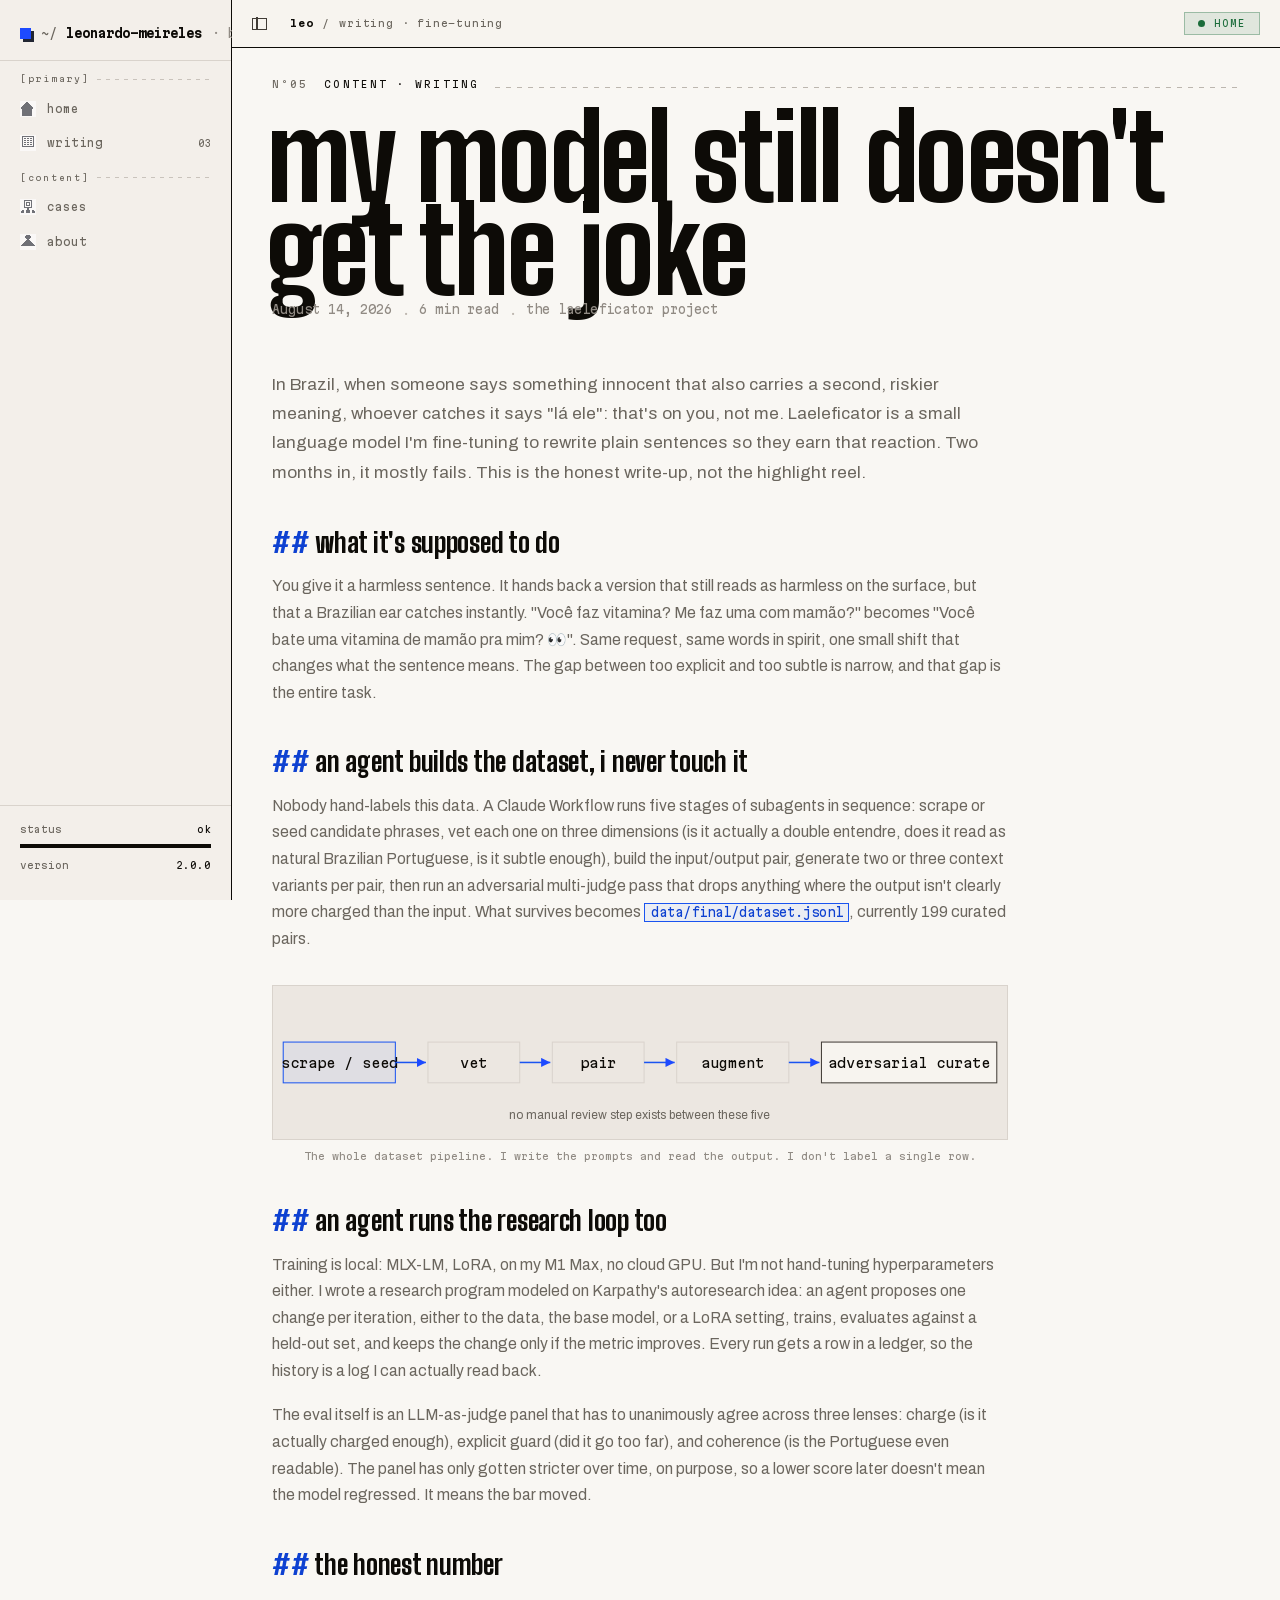
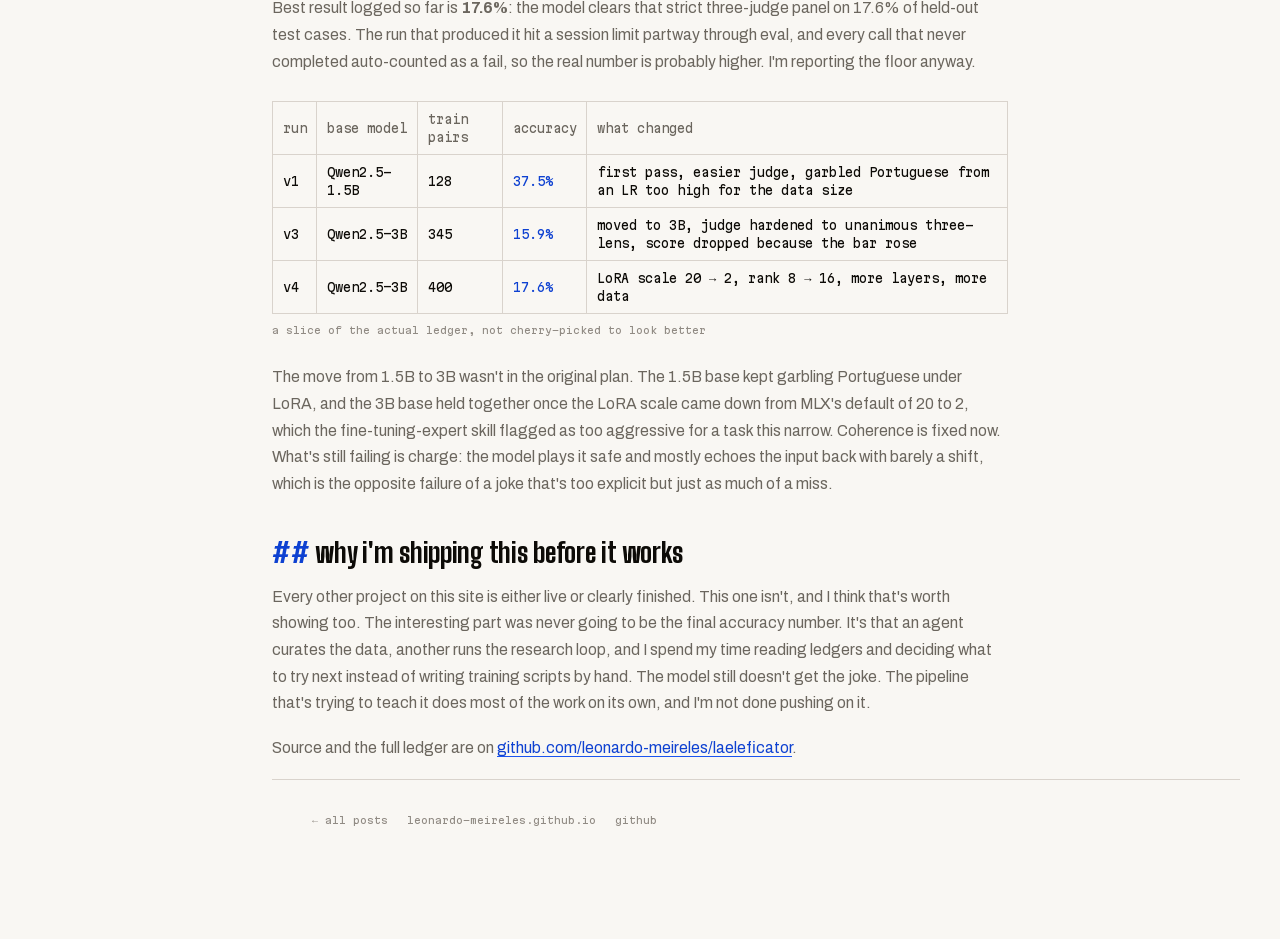
<file: blog/laeleficator/index.html>
<!doctype html>
<html lang="en">
<head>
<meta charset="utf-8" />
<meta name="viewport" content="width=device-width, initial-scale=1" />
<title>My model still doesn't get the joke · Leonardo Meireles</title>
<meta name="description" content="Laeleficator fine-tunes a small model to write Brazilian double entendres. Agents curate the dataset and run the research loop. The model still fails a strict judge panel most of the time, and that's the honest story." />
<meta property="og:title" content="My model still doesn't get the joke" />
<meta property="og:description" content="Agents curate the dataset, agents run the research loop, and the model still fails a strict judge panel most of the time. Notes from a small PT-BR fine-tune running for free on a laptop." />
<meta property="og:type" content="article" />
<link rel="canonical" href="https://leonardo-meireles.github.io/blog/laeleficator/" />
<meta property="og:url" content="https://leonardo-meireles.github.io/blog/laeleficator/" />
<meta name="twitter:card" content="summary" />
<script type="application/ld+json">
{"@context":"https://schema.org","@type":"BlogPosting","headline":"My model still doesn't get the joke","datePublished":"2026-08-14","author":{"@type":"Person","name":"Leonardo Meireles","url":"https://leonardo-meireles.github.io/"},"mainEntityOfPage":"https://leonardo-meireles.github.io/blog/laeleficator/","keywords":["fine-tuning","LoRA","MLX","Qwen2.5","LLM-as-judge","PT-BR","agentic coding"]}
</script>
<link rel="icon" type="image/svg+xml" href="../../assets/favicon.svg" />
<link rel="stylesheet" href="../../assets/tokens.css" />
<link rel="stylesheet" href="../../assets/shell.css" />
<script>document.documentElement.classList.add("js");</script>
<style>
  .post-article { max-width: 46rem; }
  .post-meta { display: flex; align-items: center; gap: 10px; font: var(--mono-row); color: var(--ink-disabled); padding-top: 4px; }
  .post-meta .dot { color: var(--line-faint); }
  .ledger { width: 100%; border-collapse: collapse; margin: 1.6rem 0; font: var(--mono-row); }
  .ledger caption { caption-side: bottom; font: var(--mono-meta); color: var(--ink-disabled); margin-top: .5rem; text-align: left; }
  .ledger th, .ledger td { border: 1px solid var(--line); padding: .5rem .6rem; text-align: left; }
  .ledger th { color: var(--ink-body); font-weight: 400; }
  .ledger td.acc { color: var(--accent-text); font-variant-numeric: tabular-nums; }
</style>
</head>
<body>

<div class="shell-app">
  <aside class="rail" id="rail" aria-label="Library" data-open="true">
    <div class="rail-brand">
      <span class="rb-brand"><span class="pxdot"></span>~/<b>leonardo-meireles</b> <span class="bsub">· backend &amp; ai</span></span>
    </div>
    <nav class="rail-nav" aria-label="Destinations">
      <div class="nav-group">
        <div class="ng-label"><span>[primary]</span><i></i></div>
        <a class="nav-item" href="../../">
          <span class="ni-bar"></span>
          <span class="ni-icon"><span class="px" style="width:16px;height:16px;background-image:url(../../assets/sprites/nav-home.png)"></span></span>
          <span class="ni-label">home</span>
        </a>
        <a class="nav-item" href="../../#blog">
          <span class="ni-bar"></span>
          <span class="ni-icon"><span class="px" style="width:16px;height:16px;background-image:url(../../assets/sprites/nav-blog.png)"></span></span>
          <span class="ni-label">writing</span>
          <span class="ni-badge ok">03</span>
        </a>
      </div>
      <div class="nav-group">
        <div class="ng-label"><span>[content]</span><i></i></div>
        <a class="nav-item" href="../../#cases">
          <span class="ni-bar"></span>
          <span class="ni-icon"><span class="px" style="width:16px;height:16px;background-image:url(../../assets/sprites/nav-cases.png)"></span></span>
          <span class="ni-label">cases</span>
        </a>
        <a class="nav-item" href="../../#about">
          <span class="ni-bar"></span>
          <span class="ni-icon"><span class="px" style="width:16px;height:16px;background-image:url(../../assets/sprites/nav-about.png)"></span></span>
          <span class="ni-label">about</span>
        </a>
      </div>
    </nav>
    <div class="rail-footer">
      <div class="rf-row"><span>status</span><b>ok</b></div>
      <div class="rf-meter"><i style="width:100%"></i></div>
      <div class="rf-row"><span>version</span><b>2.0.0</b></div>
    </div>
  </aside>

  <div class="rail-scrim" aria-hidden="true"></div>

  <div class="main-col">
    <header class="titlebar">
      <button class="tb-toggle" aria-label="Toggle sidebar"><span class="hamb" aria-hidden="true"><i></i></span></button>
      <div class="tb-crumb"><b>leo</b><span aria-hidden="true">/</span>writing · fine-tuning</div>
      <a class="tb-connect on" href="../../">
        <span class="dot ok pulse"><i></i></span>
        <span class="tb-state">home</span>
      </a>
    </header>

    <main class="main" id="main">
      <div class="page">
        <div class="page-inner">
          <div class="pg-head">
            <div class="pg-meta">
              <span class="pg-no">Nº05</span>
              <span class="pg-kicker">content · writing</span>
              <span class="pg-rule"></span>
            </div>
            <h1 style="font-size:clamp(2rem,1.2rem+3vw,3.4rem)">My model still doesn't get the joke</h1>
            <div class="post-meta">August 14, 2026 <span class="dot">·</span> 6 min read <span class="dot">·</span> the laeleficator project</div>
          </div>
        </div>
        <div class="page-body">
          <article class="article-body post-article">
            <p class="lead">In Brazil, when someone says something innocent that also carries a second, riskier meaning, whoever catches it says "lá ele": that's on you, not me. Laeleficator is a small language model I'm fine-tuning to rewrite plain sentences so they earn that reaction. Two months in, it mostly fails. This is the honest write-up, not the highlight reel.</p>

            <h2>what it's supposed to do</h2>
            <p>You give it a harmless sentence. It hands back a version that still reads as harmless on the surface, but that a Brazilian ear catches instantly. "Você faz vitamina? Me faz uma com mamão?" becomes "Você bate uma vitamina de mamão pra mim? 👀". Same request, same words in spirit, one small shift that changes what the sentence means. The gap between too explicit and too subtle is narrow, and that gap is the entire task.</p>

            <h2>an agent builds the dataset, I never touch it</h2>
            <p>Nobody hand-labels this data. A Claude Workflow runs five stages of subagents in sequence: scrape or seed candidate phrases, vet each one on three dimensions (is it actually a double entendre, does it read as natural Brazilian Portuguese, is it subtle enough), build the input/output pair, generate two or three context variants per pair, then run an adversarial multi-judge pass that drops anything where the output isn't clearly more charged than the input. What survives becomes <code>data/final/dataset.jsonl</code>, currently 199 curated pairs.</p>

            <figure class="post-diagram">
              <svg viewBox="0 0 720 150" role="img" aria-label="Five pipeline stages in sequence: scrape or seed, vet, pair, augment, adversarial curate, producing the final dataset. No manual review step exists.">
                <rect x="10" y="55" width="110" height="40" class="d-box-acc"/><text x="65" y="80" text-anchor="middle" class="d-label">scrape / seed</text>
                <path d="M120 75 L150 75" class="d-arrow" marker-end="url(#p)"/>
                <rect x="152" y="55" width="90" height="40" class="d-box"/><text x="197" y="80" text-anchor="middle" class="d-label">vet</text>
                <path d="M242 75 L272 75" class="d-arrow" marker-end="url(#p)"/>
                <rect x="274" y="55" width="90" height="40" class="d-box"/><text x="319" y="80" text-anchor="middle" class="d-label">pair</text>
                <path d="M364 75 L394 75" class="d-arrow" marker-end="url(#p)"/>
                <rect x="396" y="55" width="110" height="40" class="d-box"/><text x="451" y="80" text-anchor="middle" class="d-label">augment</text>
                <path d="M506 75 L536 75" class="d-arrow" marker-end="url(#p)"/>
                <rect x="538" y="55" width="172" height="40" class="d-box-amb"/><text x="624" y="80" text-anchor="middle" class="d-label">adversarial curate</text>
                <text x="360" y="130" text-anchor="middle" class="d-mut">no manual review step exists between these five</text>
                <defs><marker id="p" markerWidth="8" markerHeight="8" refX="6" refY="3" orient="auto"><path d="M0 0 L6 3 L0 6 z" fill="#1D4AFF"/></marker></defs>
              </svg>
              <figcaption>The whole dataset pipeline. I write the prompts and read the output. I don't label a single row.</figcaption>
            </figure>

            <h2>an agent runs the research loop too</h2>
            <p>Training is local: MLX-LM, LoRA, on my M1 Max, no cloud GPU. But I'm not hand-tuning hyperparameters either. I wrote a research program modeled on Karpathy's autoresearch idea: an agent proposes one change per iteration, either to the data, the base model, or a LoRA setting, trains, evaluates against a held-out set, and keeps the change only if the metric improves. Every run gets a row in a ledger, so the history is a log I can actually read back.</p>
            <p>The eval itself is an LLM-as-judge panel that has to unanimously agree across three lenses: charge (is it actually charged enough), explicit guard (did it go too far), and coherence (is the Portuguese even readable). The panel has only gotten stricter over time, on purpose, so a lower score later doesn't mean the model regressed. It means the bar moved.</p>

            <h2>the honest number</h2>
            <p>Best result logged so far is <b>17.6%</b>: the model clears that strict three-judge panel on 17.6% of held-out test cases. The run that produced it hit a session limit partway through eval, and every call that never completed auto-counted as a fail, so the real number is probably higher. I'm reporting the floor anyway.</p>
            <table class="ledger">
              <caption>a slice of the actual ledger, not cherry-picked to look better</caption>
              <thead><tr><th>run</th><th>base model</th><th>train pairs</th><th>accuracy</th><th>what changed</th></tr></thead>
              <tbody>
                <tr><td>v1</td><td>Qwen2.5-1.5B</td><td>128</td><td class="acc">37.5%</td><td>first pass, easier judge, garbled Portuguese from an LR too high for the data size</td></tr>
                <tr><td>v3</td><td>Qwen2.5-3B</td><td>345</td><td class="acc">15.9%</td><td>moved to 3B, judge hardened to unanimous three-lens, score dropped because the bar rose</td></tr>
                <tr><td>v4</td><td>Qwen2.5-3B</td><td>400</td><td class="acc">17.6%</td><td>LoRA scale 20 → 2, rank 8 → 16, more layers, more data</td></tr>
              </tbody>
            </table>
            <p>The move from 1.5B to 3B wasn't in the original plan. The 1.5B base kept garbling Portuguese under LoRA, and the 3B base held together once the LoRA scale came down from MLX's default of 20 to 2, which the fine-tuning-expert skill flagged as too aggressive for a task this narrow. Coherence is fixed now. What's still failing is charge: the model plays it safe and mostly echoes the input back with barely a shift, which is the opposite failure of a joke that's too explicit but just as much of a miss.</p>

            <h2>why I'm shipping this before it works</h2>
            <p>Every other project on this site is either live or clearly finished. This one isn't, and I think that's worth showing too. The interesting part was never going to be the final accuracy number. It's that an agent curates the data, another runs the research loop, and I spend my time reading ledgers and deciding what to try next instead of writing training scripts by hand. The model still doesn't get the joke. The pipeline that's trying to teach it does most of the work on its own, and I'm not done pushing on it.</p>
            <p>Source and the full ledger are on <a href="https://github.com/leonardo-meireles/laeleficator" target="_blank" rel="noopener">github.com/leonardo-meireles/laeleficator</a>.</p>
          </article>

          <footer>
            <div class="f-links">
              <a href="/blog/">← all posts</a>
              <a href="/">leonardo-meireles.github.io</a>
              <a href="https://github.com/leonardo-meireles/laeleficator" target="_blank" rel="noopener">github</a>
            </div>
          </footer>
        </div>
      </div>
    </main>
  </div>
</div>

<script src="../../assets/shell.js"></script>
</body>
</html>
</file>
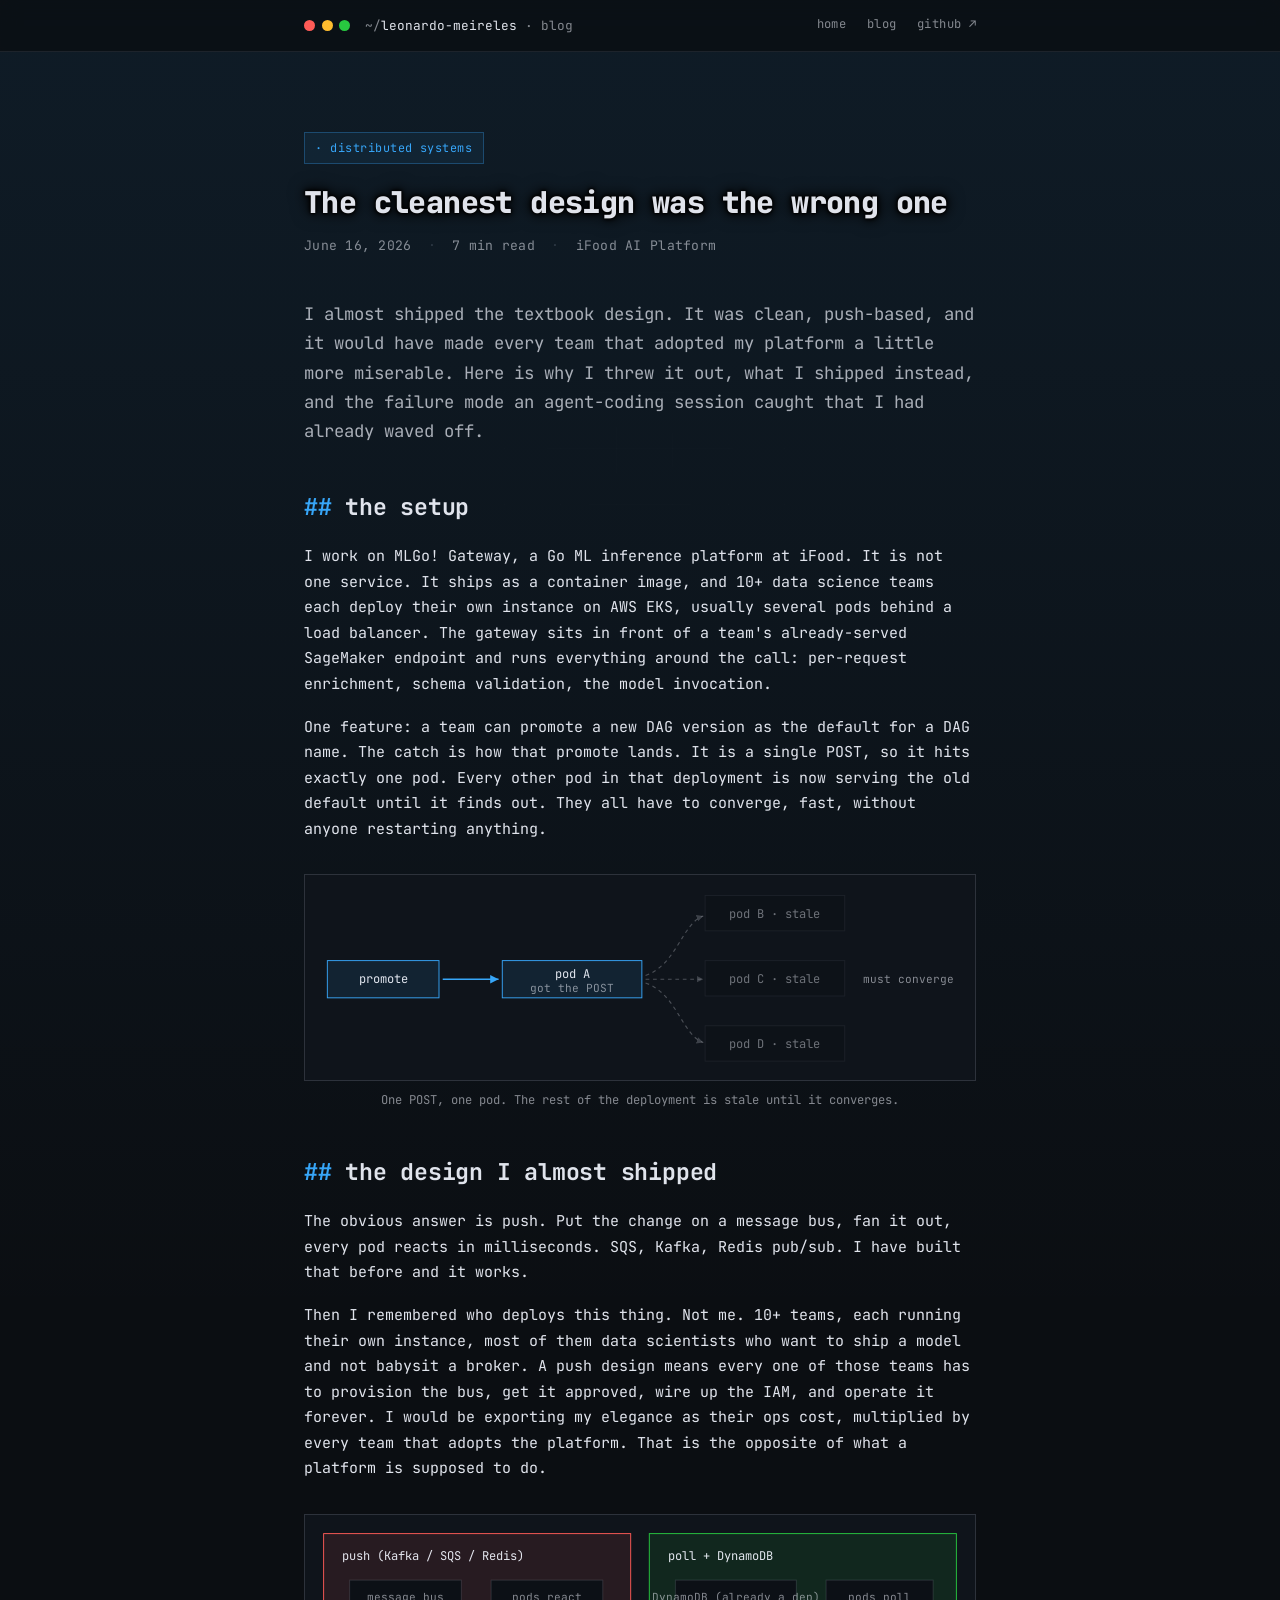
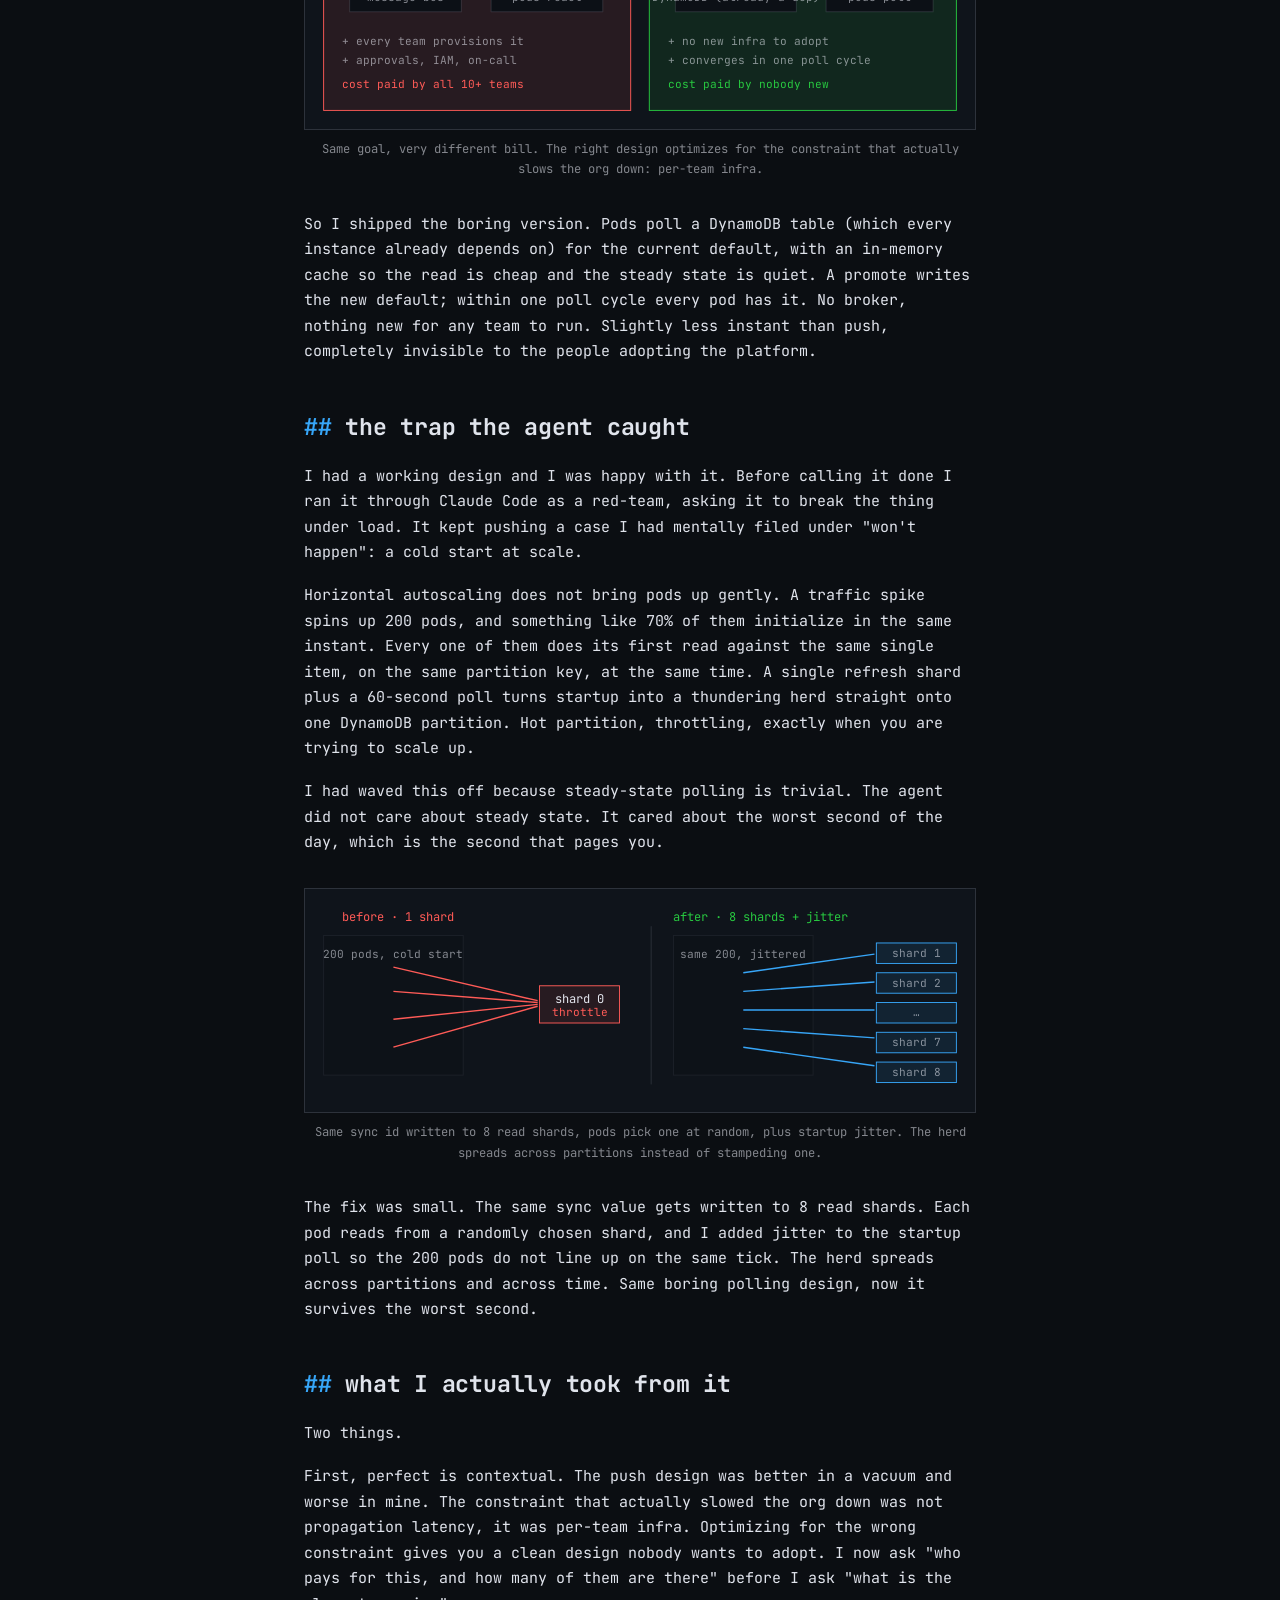
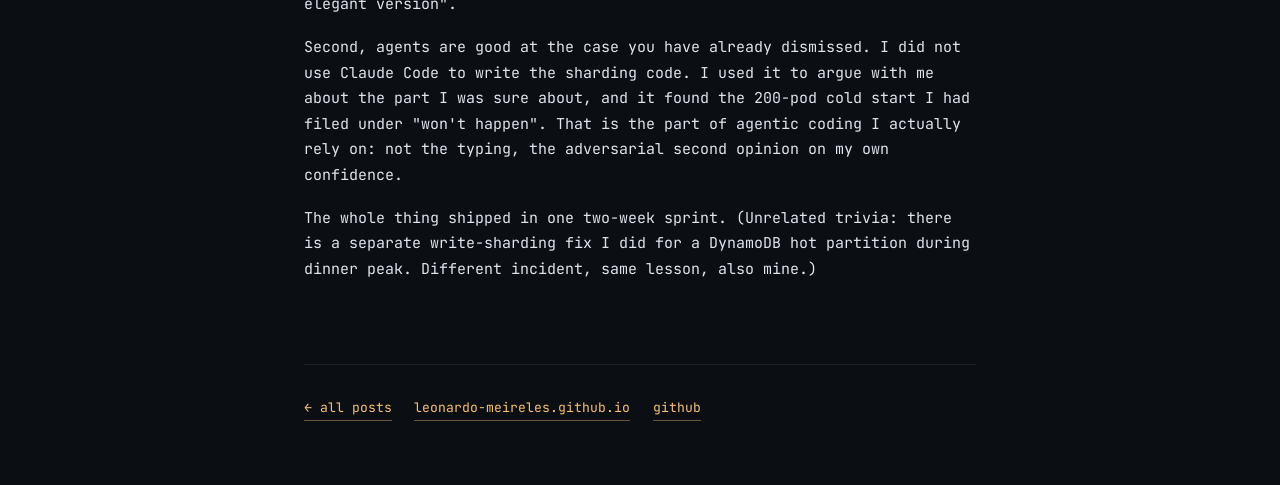
<file: blog/mlgo-sharding/index.html>
<!doctype html>
<html lang="en">
<head>
<meta charset="utf-8" />
<meta name="viewport" content="width=device-width, initial-scale=1" />
<title>The cleanest design was the wrong one · Leonardo Meireles</title>
<meta name="description" content="A sharding story from iFood's ML platform: why I shipped polling over DynamoDB instead of a push-based design, and how an agent-coding session caught the worst case I'd waved off." />
<meta property="og:title" content="The cleanest design was the wrong one" />
<meta property="og:description" content="Why the textbook-elegant design was the wrong call for a platform 10+ teams self-deploy, and the hot-partition trap I almost shipped." />
<meta property="og:type" content="article" />
<link rel="canonical" href="https://leonardo-meireles.github.io/blog/mlgo-sharding/" />
<meta property="og:url" content="https://leonardo-meireles.github.io/blog/mlgo-sharding/" />
<meta property="og:image" content="https://leonardo-meireles.github.io/assets/og-mlgo-sharding.png" />
<meta property="og:image:width" content="1200" />
<meta property="og:image:height" content="630" />
<meta name="twitter:card" content="summary_large_image" />
<meta name="twitter:image" content="https://leonardo-meireles.github.io/assets/og-mlgo-sharding.png" />
<script type="application/ld+json">
{"@context":"https://schema.org","@type":"BlogPosting","headline":"The cleanest design was the wrong one","datePublished":"2026-06-16","author":{"@type":"Person","name":"Leonardo Meireles","url":"https://leonardo-meireles.github.io/"},"image":"https://leonardo-meireles.github.io/assets/og-mlgo-sharding.png","mainEntityOfPage":"https://leonardo-meireles.github.io/blog/mlgo-sharding/","keywords":["distributed systems","DynamoDB","sharding","Go","agentic coding","platform engineering"]}
</script>
<link rel="icon" href="data:image/svg+xml,&lt;svg xmlns=%22http://www.w3.org/2000/svg%22 viewBox=%220 0 32 32%22&gt;&lt;rect width=%2232%22 height=%2232%22 fill=%22%230b0e12%22/&gt;&lt;path d=%22M3 17h5l2-7 4 13 3-9 2 4h10%22 fill=%22none%22 stroke=%22%2337a6f8%22 stroke-width=%222%22 stroke-linejoin=%22round%22 stroke-linecap=%22round%22/&gt;&lt;/svg&gt;" />
<link rel="preconnect" href="https://fonts.googleapis.com" />
<link rel="preconnect" href="https://fonts.gstatic.com" crossorigin />
<link href="https://fonts.googleapis.com/css2?family=JetBrains+Mono:wght@400;500;700;800&display=swap" rel="stylesheet" />
<style>
  :root {
    --bg:#0b0e12; --panel:#0f141b; --panel-2:#0c1016;
    --border:rgba(222,232,255,.14); --border-2:rgba(222,232,255,.09);
    --text:rgba(243,246,255,.92); --muted:rgba(243,246,255,.68); --muter:rgba(243,246,255,.52);
    --accent:#37a6f8; --accent-2:#f6c177; --hot:#ff5b57; --warm:#febc2e; --cool:#28c840;
    --mono:"JetBrains Mono",ui-monospace,SFMono-Regular,Menlo,Monaco,Consolas,monospace;
    color-scheme: dark;
    --halo: 0 0 1px #000, 0 0 2px #000, 0 0 3px #000, 0 0 4px #000, 0 0 6px #050709, 0 0 12px #050709, 0 0 18px #050709;
  }
  * { box-sizing: border-box; }
  html { -webkit-text-size-adjust:100%; scroll-behavior:smooth; }
  @media (prefers-reduced-motion: reduce){ html{ scroll-behavior:auto; } }
  body {
    margin:0; min-height:100svh; color:var(--text); font-family:var(--mono);
    font-size:15px; line-height:1.7;
    background: linear-gradient(180deg, rgba(55,166,248,.09), transparent 36%), var(--bg);
    position:relative; isolation:isolate; -webkit-font-smoothing:antialiased;
  }
  body::before {
    content:""; position:fixed; inset:0; z-index:-1; pointer-events:none;
    background-image: linear-gradient(rgba(255,255,255,.035) 1px, transparent 1px), linear-gradient(90deg, rgba(255,255,255,.03) 1px, transparent 1px);
    background-size:56px 56px; opacity:.35;
    -webkit-mask-image: radial-gradient(closest-side, #000000bf, #0000 78%);
    mask-image: radial-gradient(closest-side, #000000bf, #0000 78%);
  }
  a { color:inherit; text-decoration:none; }
  ::selection { background:rgba(55,166,248,.28); color:#fff; }
  a:focus-visible, summary:focus-visible { outline:2px solid var(--accent); outline-offset:3px; }

  .shell { max-width:46rem; margin:0 auto; padding:0 clamp(1.25rem,4vw,2rem); }

  /* nav */
  .topnav { position:sticky; top:0; z-index:40; background:color-mix(in oklab, var(--bg) 80%, transparent); backdrop-filter:blur(9px) saturate(1.1); border-bottom:1px solid var(--border-2); }
  .topnav .row { display:flex; align-items:center; justify-content:space-between; gap:1rem; padding-block:.85rem; max-width:46rem; margin:0 auto; padding-inline:clamp(1.25rem,4vw,2rem); }
  .dots { display:inline-flex; gap:.42rem; margin-right:.2rem; }
  .dots i { width:11px; height:11px; border-radius:50%; display:inline-block; }
  .dots i:nth-child(1){background:var(--hot);} .dots i:nth-child(2){background:var(--warm);} .dots i:nth-child(3){background:var(--cool);}
  .brand { display:inline-flex; align-items:center; gap:.7rem; color:var(--muter); font-size:.8rem; }
  .brand b { color:var(--text); font-weight:400; }
  .menu { display:flex; gap:1.3rem; }
  .menu a { color:var(--muter); font-size:.76rem; letter-spacing:.03em; text-transform:lowercase; border-bottom:1px solid transparent; padding-bottom:2px; transition:color .15s, border-color .15s; }
  .menu a:hover { color:var(--accent); border-color:rgba(55,166,248,.5); }

  /* header */
  .post-head { padding-top:clamp(2.5rem,7vw,5rem); padding-bottom:1.5rem; }
  .kicker { display:inline-flex; align-items:center; gap:.55rem; font-size:.74rem; color:var(--accent); letter-spacing:.04em; border:1px solid rgba(55,166,248,.3); background:rgba(55,166,248,.07); padding:.3rem .65rem; margin-bottom:1.4rem; }
  h1 { font-weight:800; font-size:clamp(1.9rem,1.2rem+3vw,3.1rem); line-height:1.1; letter-spacing:-.02em; margin:0 0 1rem; text-shadow:var(--halo); }
  .meta { color:var(--muter); font-size:.82rem; letter-spacing:.02em; }
  .meta .dot { color:var(--border); margin:0 .5rem; }

  /* body */
  article { padding-bottom:4rem; }
  article p { color:var(--text); margin:1.1rem 0; }
  article h2 { font-weight:700; font-size:1.45rem; margin:2.6rem 0 .8rem; letter-spacing:-.01em; }
  article h2::before { content:"## "; color:var(--accent); }
  article strong, article b { font-weight:700; }
  article .lead { font-size:1.08rem; color:var(--muted); }
  blockquote { margin:1.6rem 0; padding:.6rem 0 .6rem 1.1rem; border-left:2px solid var(--accent); color:var(--muted); font-style:normal; }
  code { background:#00000073; border:1px solid rgba(255,255,255,.15); padding:.1rem .4rem; font-size:.88em; color:#f3f6fff2; }
  pre { background:var(--panel-2); border:1px solid var(--border); padding:1rem 1.1rem; overflow-x:auto; font-size:.84rem; line-height:1.6; margin:1.4rem 0; }
  pre code { background:none; border:none; padding:0; color:var(--text); }

  /* figures / diagrams */
  figure { margin:2rem 0; }
  figure svg { width:100%; height:auto; display:block; background:var(--panel); border:1px solid var(--border); }
  figcaption { color:var(--muter); font-size:.76rem; margin-top:.55rem; text-align:center; }
  .d-label { font-family:var(--mono); fill:var(--text); font-size:13px; }
  .d-mut { fill:var(--muter); font-size:12px; }
  .d-box { fill:var(--panel-2); stroke:var(--border); }
  .d-box-acc { fill:rgba(55,166,248,.10); stroke:var(--accent); }
  .d-box-hot { fill:rgba(255,91,87,.10); stroke:var(--hot); }
  .d-box-cool { fill:rgba(40,200,64,.10); stroke:var(--cool); }
  .d-faint { opacity:.45; }
  .d-arrow { stroke:var(--accent); stroke-width:1.5; fill:none; }
  .d-arrow-mut { stroke:var(--muter); stroke-width:1.2; fill:none; opacity:.5; }

  footer { border-top:1px solid var(--border-2); padding:2rem 0 4rem; color:var(--muter); font-size:.82rem; display:flex; gap:1.4rem; flex-wrap:wrap; }
  footer a { color:var(--accent-2); border-bottom:1px solid rgba(246,193,119,.4); padding-bottom:1px; }
  footer a:hover { color:#ffd89b; }
</style>
</head>
<body>

<div class="topnav">
  <div class="row">
    <span class="brand"><span class="dots"><i></i><i></i><i></i></span><span>~/<b>leonardo-meireles</b> · blog</span></span>
    <nav class="menu">
      <a href="/">home</a>
      <a href="/blog/">blog</a>
      <a href="https://github.com/leonardo-meireles" target="_blank" rel="noopener">github ↗</a>
    </nav>
  </div>
</div>

<main class="shell">
  <header class="post-head">
    <span class="kicker">· distributed systems</span>
    <h1>The cleanest design was the wrong one</h1>
    <div class="meta">June 16, 2026 <span class="dot">·</span> 7 min read <span class="dot">·</span> iFood AI Platform</div>
  </header>

  <article>
    <p class="lead">I almost shipped the textbook design. It was clean, push-based, and it would have made every team that adopted my platform a little more miserable. Here is why I threw it out, what I shipped instead, and the failure mode an agent-coding session caught that I had already waved off.</p>

    <h2>the setup</h2>
    <p>I work on MLGo! Gateway, a Go ML inference platform at iFood. It is not one service. It ships as a container image, and 10+ data science teams each deploy their own instance on AWS EKS, usually several pods behind a load balancer. The gateway sits in front of a team's already-served SageMaker endpoint and runs everything around the call: per-request enrichment, schema validation, the model invocation.</p>
    <p>One feature: a team can promote a new DAG version as the default for a DAG name. The catch is how that promote lands. It is a single POST, so it hits exactly one pod. Every other pod in that deployment is now serving the old default until it finds out. They all have to converge, fast, without anyone restarting anything.</p>

    <figure>
      <svg viewBox="0 0 720 220" role="img" aria-label="A promote POST hits one pod; the other pods in the deployment still serve the old default and must converge.">
        <rect x="24" y="92" width="120" height="40" class="d-box-acc"/>
        <text x="84" y="116" text-anchor="middle" class="d-label">promote</text>
        <path d="M148 112 L208 112" class="d-arrow" marker-end="url(#ah)"/>
        <rect x="212" y="92" width="150" height="40" class="d-box-acc"/>
        <text x="287" y="111" text-anchor="middle" class="d-label">pod A</text>
        <text x="287" y="126" text-anchor="middle" class="d-mut">got the POST</text>
        <rect x="430" y="22" width="150" height="38" class="d-box d-faint"/>
        <text x="505" y="46" text-anchor="middle" class="d-label d-faint">pod B · stale</text>
        <rect x="430" y="92" width="150" height="38" class="d-box d-faint"/>
        <text x="505" y="116" text-anchor="middle" class="d-label d-faint">pod C · stale</text>
        <rect x="430" y="162" width="150" height="38" class="d-box d-faint"/>
        <text x="505" y="186" text-anchor="middle" class="d-label d-faint">pod D · stale</text>
        <path d="M366 108 C400 96, 405 52, 428 44" class="d-arrow-mut" stroke-dasharray="4 4" marker-end="url(#ahm)"/>
        <path d="M366 112 L428 112" class="d-arrow-mut" stroke-dasharray="4 4" marker-end="url(#ahm)"/>
        <path d="M366 116 C400 128, 405 172, 428 180" class="d-arrow-mut" stroke-dasharray="4 4" marker-end="url(#ahm)"/>
        <text x="600" y="116" class="d-mut">must converge</text>
        <defs>
          <marker id="ah" markerWidth="8" markerHeight="8" refX="6" refY="3" orient="auto"><path d="M0 0 L6 3 L0 6 z" fill="#37a6f8"/></marker>
          <marker id="ahm" markerWidth="8" markerHeight="8" refX="6" refY="3" orient="auto"><path d="M0 0 L6 3 L0 6 z" fill="rgba(243,246,255,.4)"/></marker>
        </defs>
      </svg>
      <figcaption>One POST, one pod. The rest of the deployment is stale until it converges.</figcaption>
    </figure>

    <h2>the design I almost shipped</h2>
    <p>The obvious answer is push. Put the change on a message bus, fan it out, every pod reacts in milliseconds. SQS, Kafka, Redis pub/sub. I have built that before and it works.</p>
    <p>Then I remembered who deploys this thing. Not me. 10+ teams, each running their own instance, most of them data scientists who want to ship a model and not babysit a broker. A push design means every one of those teams has to provision the bus, get it approved, wire up the IAM, and operate it forever. I would be exporting my elegance as their ops cost, multiplied by every team that adopts the platform. That is the opposite of what a platform is supposed to do.</p>

    <figure>
      <svg viewBox="0 0 720 230" role="img" aria-label="Push-based design needs a new message bus that every adopting team must provision and operate. Poll-based design reuses the DynamoDB table teams already have.">
        <rect x="20" y="20" width="330" height="190" class="d-box-hot"/>
        <text x="40" y="48" class="d-label">push (Kafka / SQS / Redis)</text>
        <rect x="48" y="70" width="120" height="34" class="d-box"/><text x="108" y="92" text-anchor="middle" class="d-mut">message bus</text>
        <rect x="200" y="70" width="120" height="34" class="d-box"/><text x="260" y="92" text-anchor="middle" class="d-mut">pods react</text>
        <text x="40" y="140" class="d-mut">+ every team provisions it</text>
        <text x="40" y="160" class="d-mut">+ approvals, IAM, on-call</text>
        <text x="40" y="186" style="fill:#ff5b57" class="d-mut">cost paid by all 10+ teams</text>

        <rect x="370" y="20" width="330" height="190" class="d-box-cool"/>
        <text x="390" y="48" class="d-label">poll + DynamoDB</text>
        <rect x="398" y="70" width="130" height="34" class="d-box"/><text x="463" y="92" text-anchor="middle" class="d-mut">DynamoDB (already a dep)</text>
        <rect x="560" y="70" width="115" height="34" class="d-box"/><text x="617" y="92" text-anchor="middle" class="d-mut">pods poll</text>
        <text x="390" y="140" class="d-mut">+ no new infra to adopt</text>
        <text x="390" y="160" class="d-mut">+ converges in one poll cycle</text>
        <text x="390" y="186" style="fill:#28c840" class="d-mut">cost paid by nobody new</text>
      </svg>
      <figcaption>Same goal, very different bill. The right design optimizes for the constraint that actually slows the org down: per-team infra.</figcaption>
    </figure>

    <p>So I shipped the boring version. Pods poll a DynamoDB table (which every instance already depends on) for the current default, with an in-memory cache so the read is cheap and the steady state is quiet. A promote writes the new default; within one poll cycle every pod has it. No broker, nothing new for any team to run. Slightly less instant than push, completely invisible to the people adopting the platform.</p>

    <h2>the trap the agent caught</h2>
    <p>I had a working design and I was happy with it. Before calling it done I ran it through Claude Code as a red-team, asking it to break the thing under load. It kept pushing a case I had mentally filed under "won't happen": a cold start at scale.</p>
    <p>Horizontal autoscaling does not bring pods up gently. A traffic spike spins up 200 pods, and something like 70% of them initialize in the same instant. Every one of them does its first read against the same single item, on the same partition key, at the same time. A single refresh shard plus a 60-second poll turns startup into a thundering herd straight onto one DynamoDB partition. Hot partition, throttling, exactly when you are trying to scale up.</p>
    <p>I had waved this off because steady-state polling is trivial. The agent did not care about steady state. It cared about the worst second of the day, which is the second that pages you.</p>

    <figure>
      <svg viewBox="0 0 720 240" role="img" aria-label="200 pods hitting one shard cause a hot partition and throttling. Spreading the same sync id across 8 read shards plus startup jitter spreads the load.">
        <text x="40" y="34" class="d-label" style="fill:#ff5b57">before · 1 shard</text>
        <g>
          <rect x="20" y="50" width="150" height="150" class="d-box d-faint"/>
          <text x="95" y="74" text-anchor="middle" class="d-mut">200 pods, cold start</text>
          <path d="M95 84 L250 120" class="d-arrow" style="stroke:#ff5b57"/>
          <path d="M95 110 L250 122" class="d-arrow" style="stroke:#ff5b57"/>
          <path d="M95 140 L250 124" class="d-arrow" style="stroke:#ff5b57"/>
          <path d="M95 170 L250 126" class="d-arrow" style="stroke:#ff5b57"/>
          <rect x="252" y="104" width="86" height="40" class="d-box-hot"/>
          <text x="295" y="122" text-anchor="middle" class="d-label">shard 0</text>
          <text x="295" y="136" text-anchor="middle" class="d-mut" style="fill:#ff5b57">throttle</text>
        </g>
        <line x1="372" y1="40" x2="372" y2="210" stroke="rgba(222,232,255,.14)"/>
        <text x="396" y="34" class="d-label" style="fill:#28c840">after · 8 shards + jitter</text>
        <rect x="396" y="50" width="150" height="150" class="d-box d-faint"/>
        <text x="471" y="74" text-anchor="middle" class="d-mut">same 200, jittered</text>
        <g class="d-arrow" style="stroke:#37a6f8">
          <path d="M471 90 L612 70"/><path d="M471 110 L612 100"/><path d="M471 130 L612 130"/>
          <path d="M471 150 L612 160"/><path d="M471 170 L612 190"/>
        </g>
        <rect x="614" y="58" width="86" height="22" class="d-box-acc"/><text x="657" y="73" text-anchor="middle" class="d-mut">shard 1</text>
        <rect x="614" y="90" width="86" height="22" class="d-box-acc"/><text x="657" y="105" text-anchor="middle" class="d-mut">shard 2</text>
        <rect x="614" y="122" width="86" height="22" class="d-box-acc"/><text x="657" y="137" text-anchor="middle" class="d-mut">…</text>
        <rect x="614" y="154" width="86" height="22" class="d-box-acc"/><text x="657" y="169" text-anchor="middle" class="d-mut">shard 7</text>
        <rect x="614" y="186" width="86" height="22" class="d-box-acc"/><text x="657" y="201" text-anchor="middle" class="d-mut">shard 8</text>
      </svg>
      <figcaption>Same sync id written to 8 read shards, pods pick one at random, plus startup jitter. The herd spreads across partitions instead of stampeding one.</figcaption>
    </figure>

    <p>The fix was small. The same sync value gets written to 8 read shards. Each pod reads from a randomly chosen shard, and I added jitter to the startup poll so the 200 pods do not line up on the same tick. The herd spreads across partitions and across time. Same boring polling design, now it survives the worst second.</p>

    <h2>what I actually took from it</h2>
    <p>Two things.</p>
    <p>First, perfect is contextual. The push design was better in a vacuum and worse in mine. The constraint that actually slowed the org down was not propagation latency, it was per-team infra. Optimizing for the wrong constraint gives you a clean design nobody wants to adopt. I now ask "who pays for this, and how many of them are there" before I ask "what is the elegant version".</p>
    <p>Second, agents are good at the case you have already dismissed. I did not use Claude Code to write the sharding code. I used it to argue with me about the part I was sure about, and it found the 200-pod cold start I had filed under "won't happen". That is the part of agentic coding I actually rely on: not the typing, the adversarial second opinion on my own confidence.</p>
    <p>The whole thing shipped in one two-week sprint. (Unrelated trivia: there is a separate write-sharding fix I did for a DynamoDB hot partition during dinner peak. Different incident, same lesson, also mine.)</p>
  </article>

  <footer>
    <a href="/blog/">← all posts</a>
    <a href="/">leonardo-meireles.github.io</a>
    <a href="https://github.com/leonardo-meireles" target="_blank" rel="noopener">github</a>
  </footer>
</main>

</body>
</html>
</file>
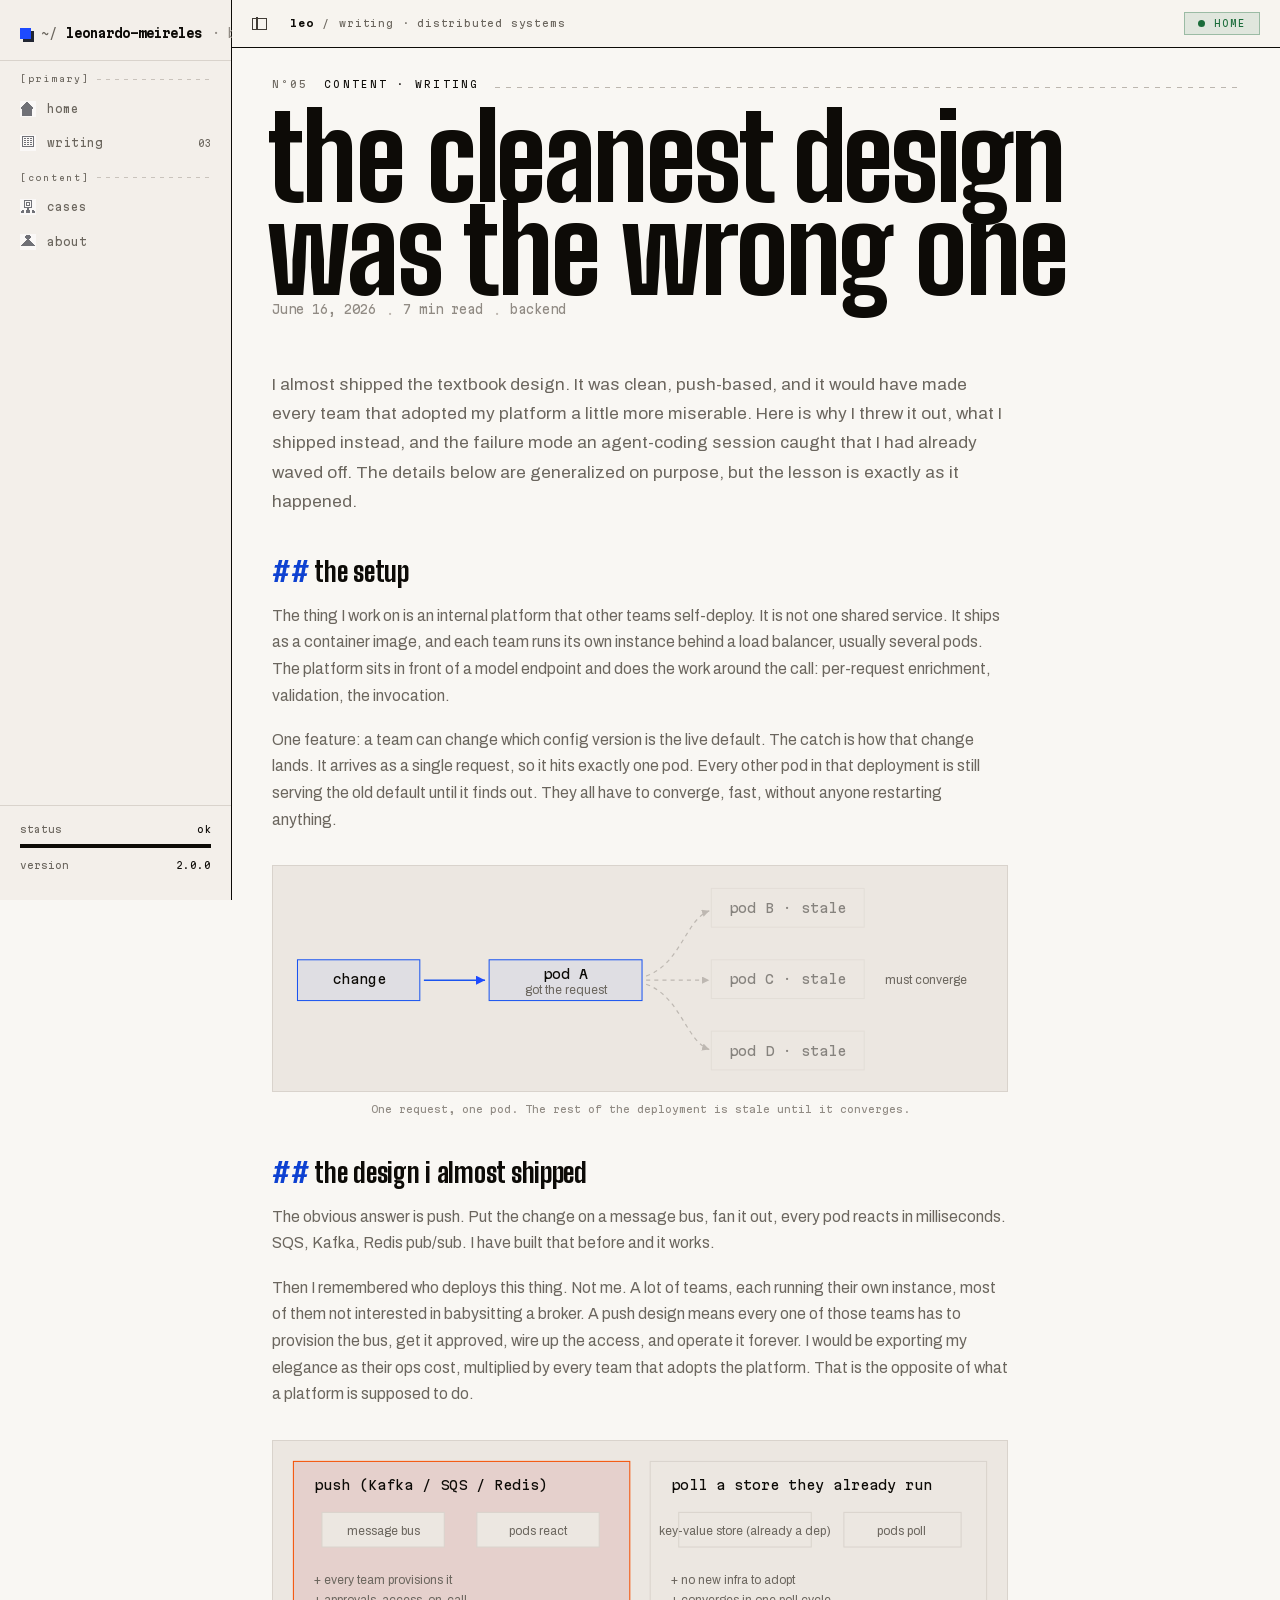
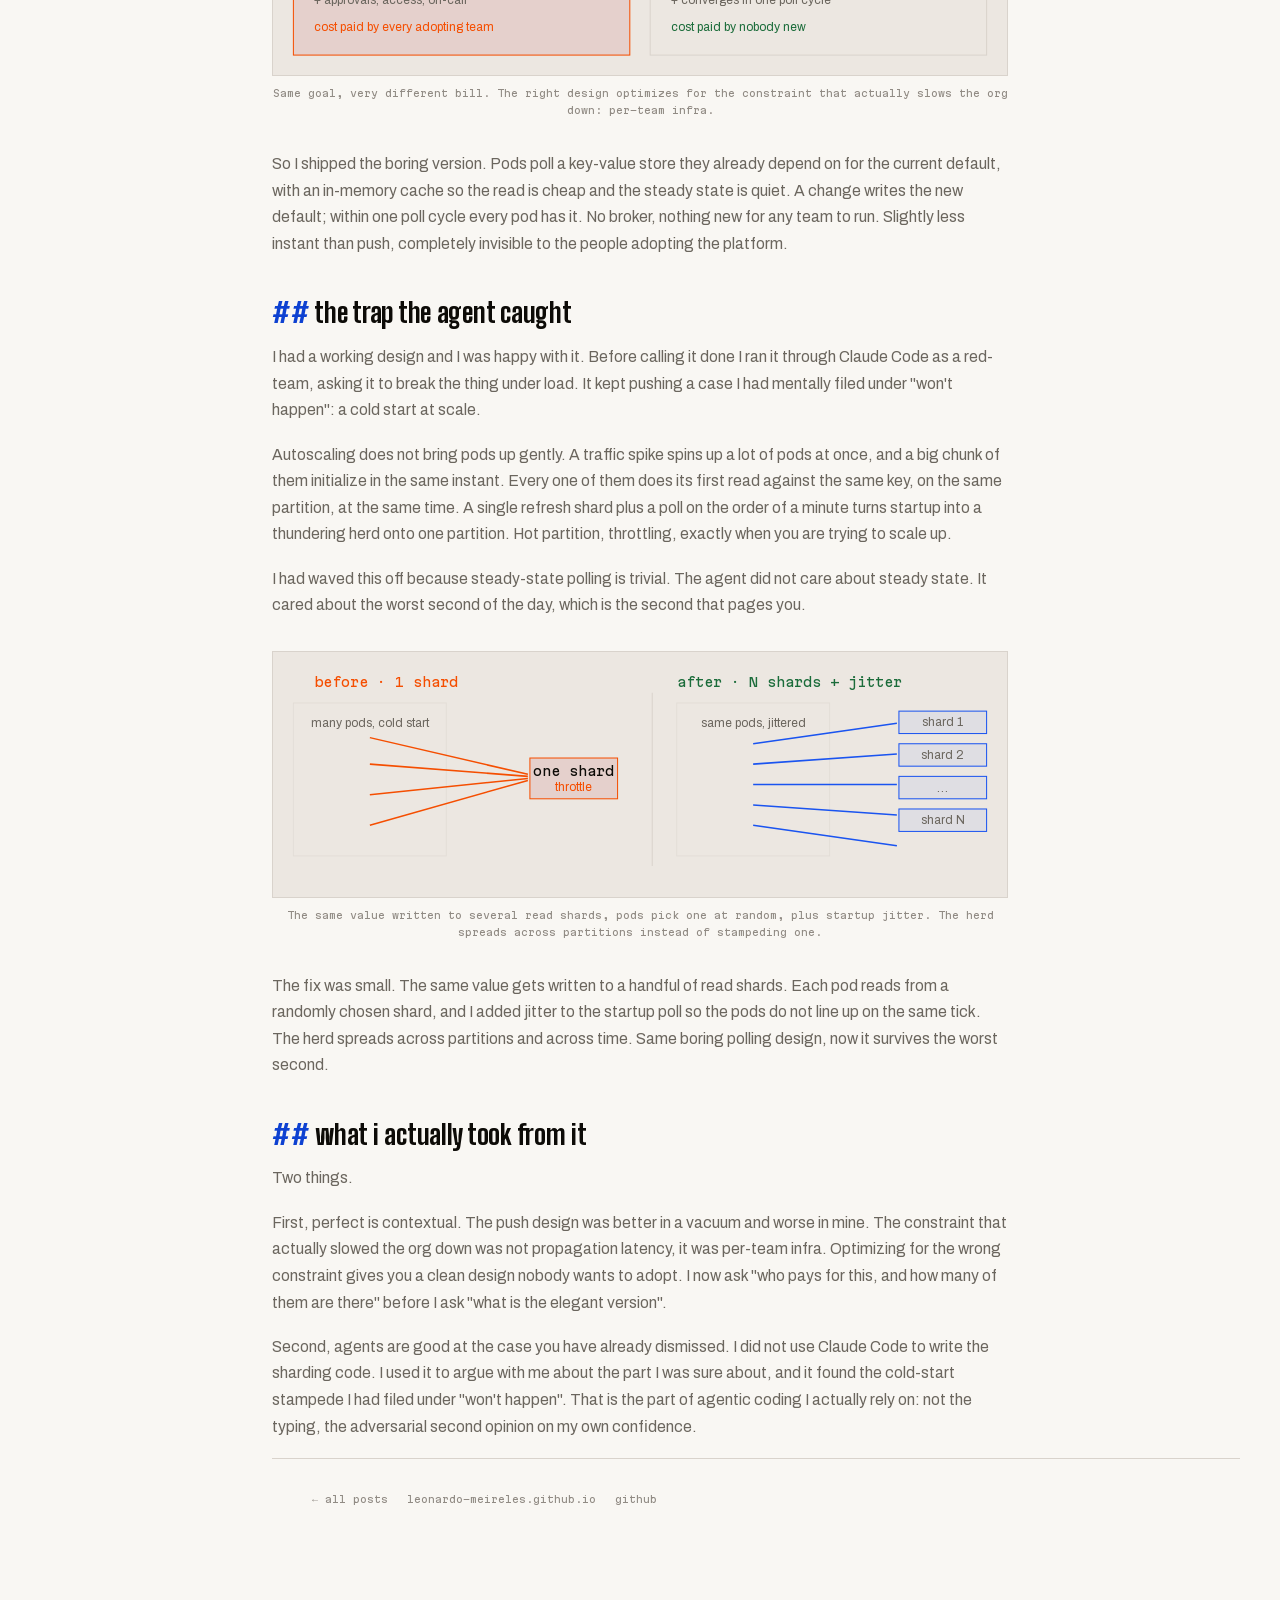
<file: blog/perfect-is-contextual/index.html>
<!doctype html>
<html lang="en">
<head>
<meta charset="utf-8" />
<meta name="viewport" content="width=device-width, initial-scale=1" />
<title>The cleanest design was the wrong one · Leonardo Meireles</title>
<meta name="description" content="Why I shipped polling instead of a push-based design for a platform many teams self-deploy, and the cold-start hot-partition trap an agent-coding session caught that I'd waved off." />
<meta property="og:title" content="The cleanest design was the wrong one" />
<meta property="og:description" content="I almost shipped the textbook push-based design. It was clean, and it would have made every team that adopted my platform a little more miserable. Here is why I threw it out." />
<meta property="og:type" content="article" />
<link rel="canonical" href="https://leonardo-meireles.github.io/blog/perfect-is-contextual/" />
<meta property="og:url" content="https://leonardo-meireles.github.io/blog/perfect-is-contextual/" />
<meta name="twitter:card" content="summary" />
<script type="application/ld+json">
{"@context":"https://schema.org","@type":"BlogPosting","headline":"The cleanest design was the wrong one","datePublished":"2026-06-16","author":{"@type":"Person","name":"Leonardo Meireles","url":"https://leonardo-meireles.github.io/"},"mainEntityOfPage":"https://leonardo-meireles.github.io/blog/perfect-is-contextual/","keywords":["distributed systems","polling","sharding","agentic coding"]}
</script>
<link rel="icon" type="image/svg+xml" href="../../assets/favicon.svg" />
<link rel="stylesheet" href="../../assets/tokens.css" />
<link rel="stylesheet" href="../../assets/shell.css" />
<script>document.documentElement.classList.add("js");</script>
<style>
  .post-article { max-width: 46rem; }
  .post-meta { display: flex; align-items: center; gap: 10px; font: var(--mono-row); color: var(--ink-disabled); padding-top: 4px; }
  .post-meta .dot { color: var(--line-faint); }
</style>
</head>
<body>

<div class="shell-app">
  <aside class="rail" id="rail" aria-label="Library" data-open="true">
    <div class="rail-brand">
      <span class="rb-brand"><span class="pxdot"></span>~/<b>leonardo-meireles</b> <span class="bsub">· backend &amp; ai</span></span>
    </div>
    <nav class="rail-nav" aria-label="Destinations">
      <div class="nav-group">
        <div class="ng-label"><span>[primary]</span><i></i></div>
        <a class="nav-item" href="../../">
          <span class="ni-bar"></span>
          <span class="ni-icon"><span class="px" style="width:16px;height:16px;background-image:url(../../assets/sprites/nav-home.png)"></span></span>
          <span class="ni-label">home</span>
        </a>
        <a class="nav-item" href="../../#blog">
          <span class="ni-bar"></span>
          <span class="ni-icon"><span class="px" style="width:16px;height:16px;background-image:url(../../assets/sprites/nav-blog.png)"></span></span>
          <span class="ni-label">writing</span>
          <span class="ni-badge ok">03</span>
        </a>
      </div>
      <div class="nav-group">
        <div class="ng-label"><span>[content]</span><i></i></div>
        <a class="nav-item" href="../../#cases">
          <span class="ni-bar"></span>
          <span class="ni-icon"><span class="px" style="width:16px;height:16px;background-image:url(../../assets/sprites/nav-cases.png)"></span></span>
          <span class="ni-label">cases</span>
        </a>
        <a class="nav-item" href="../../#about">
          <span class="ni-bar"></span>
          <span class="ni-icon"><span class="px" style="width:16px;height:16px;background-image:url(../../assets/sprites/nav-about.png)"></span></span>
          <span class="ni-label">about</span>
        </a>
      </div>
    </nav>
    <div class="rail-footer">
      <div class="rf-row"><span>status</span><b>ok</b></div>
      <div class="rf-meter"><i style="width:100%"></i></div>
      <div class="rf-row"><span>version</span><b>2.0.0</b></div>
    </div>
  </aside>

  <div class="rail-scrim" aria-hidden="true"></div>

  <div class="main-col">
    <header class="titlebar">
      <button class="tb-toggle" aria-label="Toggle sidebar"><span class="hamb" aria-hidden="true"><i></i></span></button>
      <div class="tb-crumb"><b>leo</b><span aria-hidden="true">/</span>writing · distributed systems</div>
      <a class="tb-connect on" href="../../">
        <span class="dot ok pulse"><i></i></span>
        <span class="tb-state">home</span>
      </a>
    </header>

    <main class="main" id="main">
      <div class="page">
        <div class="page-inner">
          <div class="pg-head">
            <div class="pg-meta">
              <span class="pg-no">Nº05</span>
              <span class="pg-kicker">content · writing</span>
              <span class="pg-rule"></span>
            </div>
            <h1 style="font-size:clamp(2rem,1.2rem+3vw,3.4rem)">The cleanest design was the wrong one</h1>
            <div class="post-meta">June 16, 2026 <span class="dot">·</span> 7 min read <span class="dot">·</span> backend</div>
          </div>
        </div>
        <div class="page-body">
          <article class="article-body post-article">
            <p class="lead">I almost shipped the textbook design. It was clean, push-based, and it would have made every team that adopted my platform a little more miserable. Here is why I threw it out, what I shipped instead, and the failure mode an agent-coding session caught that I had already waved off. The details below are generalized on purpose, but the lesson is exactly as it happened.</p>

            <h2>the setup</h2>
            <p>The thing I work on is an internal platform that other teams self-deploy. It is not one shared service. It ships as a container image, and each team runs its own instance behind a load balancer, usually several pods. The platform sits in front of a model endpoint and does the work around the call: per-request enrichment, validation, the invocation.</p>
            <p>One feature: a team can change which config version is the live default. The catch is how that change lands. It arrives as a single request, so it hits exactly one pod. Every other pod in that deployment is still serving the old default until it finds out. They all have to converge, fast, without anyone restarting anything.</p>

            <figure class="post-diagram">
              <svg viewBox="0 0 720 220" role="img" aria-label="A change request hits one pod; the other pods in the deployment still serve the old default and must converge.">
                <rect x="24" y="92" width="120" height="40" class="d-box-acc"/>
                <text x="84" y="116" text-anchor="middle" class="d-label">change</text>
                <path d="M148 112 L208 112" class="d-arrow" marker-end="url(#ah)"/>
                <rect x="212" y="92" width="150" height="40" class="d-box-acc"/>
                <text x="287" y="111" text-anchor="middle" class="d-label">pod A</text>
                <text x="287" y="126" text-anchor="middle" class="d-mut">got the request</text>
                <rect x="430" y="22" width="150" height="38" class="d-box d-faint"/>
                <text x="505" y="46" text-anchor="middle" class="d-label d-faint">pod B · stale</text>
                <rect x="430" y="92" width="150" height="38" class="d-box d-faint"/>
                <text x="505" y="116" text-anchor="middle" class="d-label d-faint">pod C · stale</text>
                <rect x="430" y="162" width="150" height="38" class="d-box d-faint"/>
                <text x="505" y="186" text-anchor="middle" class="d-label d-faint">pod D · stale</text>
                <path d="M366 108 C400 96, 405 52, 428 44" class="d-arrow-mut" stroke-dasharray="4 4" marker-end="url(#ahm)"/>
                <path d="M366 112 L428 112" class="d-arrow-mut" stroke-dasharray="4 4" marker-end="url(#ahm)"/>
                <path d="M366 116 C400 128, 405 172, 428 180" class="d-arrow-mut" stroke-dasharray="4 4" marker-end="url(#ahm)"/>
                <text x="600" y="116" class="d-mut">must converge</text>
                <defs>
                  <marker id="ah" markerWidth="8" markerHeight="8" refX="6" refY="3" orient="auto"><path d="M0 0 L6 3 L0 6 z" fill="#1D4AFF"/></marker>
                  <marker id="ahm" markerWidth="8" markerHeight="8" refX="6" refY="3" orient="auto"><path d="M0 0 L6 3 L0 6 z" fill="var(--ink-disabled)"/></marker>
                </defs>
              </svg>
              <figcaption>One request, one pod. The rest of the deployment is stale until it converges.</figcaption>
            </figure>

            <h2>the design I almost shipped</h2>
            <p>The obvious answer is push. Put the change on a message bus, fan it out, every pod reacts in milliseconds. SQS, Kafka, Redis pub/sub. I have built that before and it works.</p>
            <p>Then I remembered who deploys this thing. Not me. A lot of teams, each running their own instance, most of them not interested in babysitting a broker. A push design means every one of those teams has to provision the bus, get it approved, wire up the access, and operate it forever. I would be exporting my elegance as their ops cost, multiplied by every team that adopts the platform. That is the opposite of what a platform is supposed to do.</p>

            <figure class="post-diagram">
              <svg viewBox="0 0 720 230" role="img" aria-label="Push-based design needs a new message bus that every adopting team must provision and operate. Poll-based design reuses a store the teams already run.">
                <rect x="20" y="20" width="330" height="190" class="d-box-hot"/>
                <text x="40" y="48" class="d-label">push (Kafka / SQS / Redis)</text>
                <rect x="48" y="70" width="120" height="34" class="d-box"/><text x="108" y="92" text-anchor="middle" class="d-mut">message bus</text>
                <rect x="200" y="70" width="120" height="34" class="d-box"/><text x="260" y="92" text-anchor="middle" class="d-mut">pods react</text>
                <text x="40" y="140" class="d-mut">+ every team provisions it</text>
                <text x="40" y="160" class="d-mut">+ approvals, access, on-call</text>
                <text x="40" y="186" style="fill:var(--signal-hot)" class="d-mut">cost paid by every adopting team</text>

                <rect x="370" y="20" width="330" height="190" class="d-box"/>
                <text x="390" y="48" class="d-label">poll a store they already run</text>
                <rect x="398" y="70" width="130" height="34" class="d-box"/><text x="463" y="92" text-anchor="middle" class="d-mut">key-value store (already a dep)</text>
                <rect x="560" y="70" width="115" height="34" class="d-box"/><text x="617" y="92" text-anchor="middle" class="d-mut">pods poll</text>
                <text x="390" y="140" class="d-mut">+ no new infra to adopt</text>
                <text x="390" y="160" class="d-mut">+ converges in one poll cycle</text>
                <text x="390" y="186" style="fill:var(--signal-ok)" class="d-mut">cost paid by nobody new</text>
              </svg>
              <figcaption>Same goal, very different bill. The right design optimizes for the constraint that actually slows the org down: per-team infra.</figcaption>
            </figure>

            <p>So I shipped the boring version. Pods poll a key-value store they already depend on for the current default, with an in-memory cache so the read is cheap and the steady state is quiet. A change writes the new default; within one poll cycle every pod has it. No broker, nothing new for any team to run. Slightly less instant than push, completely invisible to the people adopting the platform.</p>

            <h2>the trap the agent caught</h2>
            <p>I had a working design and I was happy with it. Before calling it done I ran it through Claude Code as a red-team, asking it to break the thing under load. It kept pushing a case I had mentally filed under "won't happen": a cold start at scale.</p>
            <p>Autoscaling does not bring pods up gently. A traffic spike spins up a lot of pods at once, and a big chunk of them initialize in the same instant. Every one of them does its first read against the same key, on the same partition, at the same time. A single refresh shard plus a poll on the order of a minute turns startup into a thundering herd onto one partition. Hot partition, throttling, exactly when you are trying to scale up.</p>
            <p>I had waved this off because steady-state polling is trivial. The agent did not care about steady state. It cared about the worst second of the day, which is the second that pages you.</p>

            <figure class="post-diagram">
              <svg viewBox="0 0 720 240" role="img" aria-label="Many pods hitting one shard cause a hot partition and throttling. Spreading the same value across several read shards plus startup jitter spreads the load.">
                <text x="40" y="34" class="d-label" style="fill:var(--signal-hot)">before · 1 shard</text>
                <g>
                  <rect x="20" y="50" width="150" height="150" class="d-box d-faint"/>
                  <text x="95" y="74" text-anchor="middle" class="d-mut">many pods, cold start</text>
                  <path d="M95 84 L250 120" class="d-arrow" style="stroke:var(--signal-hot)"/>
                  <path d="M95 110 L250 122" class="d-arrow" style="stroke:var(--signal-hot)"/>
                  <path d="M95 140 L250 124" class="d-arrow" style="stroke:var(--signal-hot)"/>
                  <path d="M95 170 L250 126" class="d-arrow" style="stroke:var(--signal-hot)"/>
                  <rect x="252" y="104" width="86" height="40" class="d-box-hot"/>
                  <text x="295" y="122" text-anchor="middle" class="d-label">one shard</text>
                  <text x="295" y="136" text-anchor="middle" class="d-mut" style="fill:var(--signal-hot)">throttle</text>
                </g>
                <line x1="372" y1="40" x2="372" y2="210" stroke="var(--line)"/>
                <text x="396" y="34" class="d-label" style="fill:var(--signal-ok)">after · N shards + jitter</text>
                <rect x="396" y="50" width="150" height="150" class="d-box d-faint"/>
                <text x="471" y="74" text-anchor="middle" class="d-mut">same pods, jittered</text>
                <g class="d-arrow" style="stroke:var(--accent)">
                  <path d="M471 90 L612 70"/><path d="M471 110 L612 100"/><path d="M471 130 L612 130"/>
                  <path d="M471 150 L612 160"/><path d="M471 170 L612 190"/>
                </g>
                <rect x="614" y="58" width="86" height="22" class="d-box-acc"/><text x="657" y="73" text-anchor="middle" class="d-mut">shard 1</text>
                <rect x="614" y="90" width="86" height="22" class="d-box-acc"/><text x="657" y="105" text-anchor="middle" class="d-mut">shard 2</text>
                <rect x="614" y="122" width="86" height="22" class="d-box-acc"/><text x="657" y="137" text-anchor="middle" class="d-mut">…</text>
                <rect x="614" y="154" width="86" height="22" class="d-box-acc"/><text x="657" y="169" text-anchor="middle" class="d-mut">shard N</text>
              </svg>
              <figcaption>The same value written to several read shards, pods pick one at random, plus startup jitter. The herd spreads across partitions instead of stampeding one.</figcaption>
            </figure>

            <p>The fix was small. The same value gets written to a handful of read shards. Each pod reads from a randomly chosen shard, and I added jitter to the startup poll so the pods do not line up on the same tick. The herd spreads across partitions and across time. Same boring polling design, now it survives the worst second.</p>

            <h2>what I actually took from it</h2>
            <p>Two things.</p>
            <p>First, perfect is contextual. The push design was better in a vacuum and worse in mine. The constraint that actually slowed the org down was not propagation latency, it was per-team infra. Optimizing for the wrong constraint gives you a clean design nobody wants to adopt. I now ask "who pays for this, and how many of them are there" before I ask "what is the elegant version".</p>
            <p>Second, agents are good at the case you have already dismissed. I did not use Claude Code to write the sharding code. I used it to argue with me about the part I was sure about, and it found the cold-start stampede I had filed under "won't happen". That is the part of agentic coding I actually rely on: not the typing, the adversarial second opinion on my own confidence.</p>
          </article>

          <footer>
            <div class="f-links">
              <a href="/blog/">← all posts</a>
              <a href="/">leonardo-meireles.github.io</a>
              <a href="https://github.com/leonardo-meireles" target="_blank" rel="noopener">github</a>
            </div>
          </footer>
        </div>
      </div>
    </main>
  </div>
</div>

<script src="../../assets/shell.js"></script>
</body>
</html>
</file>
<file: assets/tokens.css>
/* Design tokens — OP-1 Wizard for Mac companion.
   Distilled from the Claude Design project (docs/design-system.md).
   See docs/design-system.md for rationale; keep in sync. */

/* Fonts are self-hosted variable woff2 (one file per family covers every
   weight). The Google-hosted @import has been replaced with @font-face rules
   pointing at bundled copies in ./fonts. */
@font-face {
  font-family: "Big Shoulders Display";
  font-style: normal;
  font-weight: 100 900;
  font-display: swap;
  src: url("./fonts/big-shoulders-display-variable.woff2") format("woff2-variations");
}
@font-face {
  font-family: "Archivo";
  font-style: normal;
  font-weight: 100 900;
  font-display: swap;
  src: url("./fonts/archivo-variable.woff2") format("woff2-variations");
}
@font-face {
  font-family: "Martian Mono";
  font-style: normal;
  font-weight: 100 900;
  font-display: swap;
  src: url("./fonts/martian-mono-variable.woff2") format("woff2-variations");
}


:root {
  /* Paper — warm bone greys. Hue 75 throughout; nothing here is neutral grey. */
  --paper: oklch(0.976 0.006 75);
  --surface-card: oklch(0.968 0.007 75);
  --surface-rail: oklch(0.955 0.008 75);
  --surface-sunk: oklch(0.930 0.010 75);

  /* Ink */
  --ink: oklch(0.150 0.009 75);
  --ink-strong: oklch(0.360 0.012 75);
  --ink-body: oklch(0.512 0.014 75);
  --ink-disabled: oklch(0.640 0.012 75);
  --ink-inverse: oklch(0.976 0.006 75);
  --ink-inverse-dim: oklch(0.800 0.010 75);

  /* Lines */
  --line: oklch(0.870 0.012 75);
  --line-soft: oklch(0.925 0.010 75);
  --line-faint: oklch(0.780 0.013 75);

  /* Accent — PostHog blue. accent-text clears 4.5:1 on --paper. */
  --accent: oklch(0.520 0.240 264);
  --accent-text: oklch(0.455 0.225 264);
  --accent-wash: oklch(0.520 0.240 264 / 0.06);
  --accent-tint: oklch(0.520 0.240 264 / 0.12);

  /* Signals. Green = connected / kept / done — never decoration. */
  --signal-ok: oklch(0.470 0.110 152);
  --signal-ok-bright: oklch(0.635 0.150 152);
  --signal-warn: #F9BD2B;
  --signal-hot: #F54E00;

  /* Pixel-art palette — the exact 12 values every sprite and the canvas
     tape machine are drawn from. Do not add to this list. */
  --px-ink: #212532;
  --px-slate: #4E5877;
  --px-grey: #898E9E;
  --px-light: #CDD1DF;
  --px-panel: #E0E2E8;
  --px-white: #FFFFFF;
  --px-off: #FCFCFC;
  --px-blue: #1D4AFF;
  --px-green: #02B881;
  --px-yellow: #F9BD2B;
  --px-orange: #F54E00;
  --px-screen: #161A26;

  /* Spacing */
  --space-1: 4px;
  --space-2: 8px;
  --space-3: 10px;
  --space-4: 14px;
  --space-5: 18px;
  --space-6: 22px;
  --space-7: 26px;
  --space-8: 30px;
  --space-9: 40px;

  /* Structure */
  --page-pad-x: 40px;
  --page-pad-top: 32px;
  --rail-width: 232px;
  --inspector-width: 336px;
  --titlebar-height: 48px;
  --shell-min-width: 1180px;

  /* Radii — the system is square. Pills and circles are the only curves. */
  --radius-none: 0px;
  --radius-row: 6px;
  --radius-pill: 999px;
  --radius-circle: 50%;

  /* Surfaces — no shadows; depth is a 1px line + half-step of paper. */
  --border-hair: 1px solid var(--line);
  --border-soft: 1px solid var(--line-soft);
  --border-strong: 1px solid var(--ink);
  --border-accent: 1px solid var(--accent);
  --border-dashed: 2px dashed var(--line-faint);
  --rule-dashed: repeating-linear-gradient(90deg, var(--line-faint) 0 5px, transparent 5px 11px);
  --rule-dashed-soft: repeating-linear-gradient(90deg, oklch(0.820 0.012 75) 0 4px, transparent 4px 9px);
  --pixel-rendering: pixelated;
  --hover-lift: translateY(-2px);
  --press-scale: scale(0.96);

  /* Type */
  --font-display: "Big Shoulders Display", sans-serif;
  --font-body: Archivo, sans-serif;
  --font-mono: "Martian Mono", monospace;
  --display-weight: 800;
  --page-title: var(--display-weight) 118px/0.79 var(--font-display);
  --page-title-tracking: -0.022em;
  --display-lg: var(--display-weight) 54px/0.9 var(--font-display);
  --display-md: var(--display-weight) 34px/0.92 var(--font-display);
  --display-sm: var(--display-weight) 27px/1 var(--font-display);
  --body: 400 14.5px/1.5 var(--font-body);
  --body-sm: 400 13.5px/1.6 var(--font-body);
  --body-xs: 400 12.5px/1.5 var(--font-body);
  --mono-row: 400 12px/1.5 var(--font-mono);
  --mono-meta: 400 10px/1.7 var(--font-mono);
  --mono-label: 400 9px/1 var(--font-mono);
  --mono-label-tracking: 0.2em;
  --mono-button-tracking: 0.12em;
  --readout: 300 34px/1 var(--font-mono);

  /* Motion */
  --ease: cubic-bezier(0.25, 1, 0.5, 1);
  --ease-linear: linear;
  --dur-press: 130ms;
  --dur-hover: 170ms;
  --dur-toggle: 220ms;
  --dur-enter: 260ms;
  --dur-row: 380ms;
  --dur-page: 360ms;
  --dur-rail: 280ms;
  --stagger-row: 45ms;
}

@keyframes ds-rowin { from { opacity: 0; transform: translateY(8px); } to { opacity: 1; transform: none; } }
@keyframes ds-pagein { from { opacity: 0; transform: translateY(10px); } to { opacity: 1; transform: none; } }
@keyframes ds-slidein { from { opacity: 0; transform: translateX(28px); } to { opacity: 1; transform: none; } }
@keyframes ds-dockin { from { opacity: 0; transform: translateY(100%); } to { opacity: 1; transform: none; } }
@keyframes ds-blink { 0%, 55% { opacity: 1; } 56%, 100% { opacity: 0.18; } }
@keyframes ds-reel { to { transform: rotate(360deg); } }
@keyframes ds-pulse { 0%, 100% { transform: scale(1); opacity: 0.85; } 50% { transform: scale(1.7); opacity: 0; } }
@keyframes ds-marquee { to { transform: translateX(-50%); } }
@keyframes scanline { from { top: 34px; } to { top: 82px; } }

@media (prefers-reduced-motion: reduce) {
  *, *::before, *::after {
    animation-duration: 0.01ms !important;
    animation-iteration-count: 1 !important;
    transition-duration: 0.01ms !important;
  }
}

* { box-sizing: border-box; }

html, body, #root { height: 100%; }

body {
  margin: 0;
  background: var(--paper);
  color: var(--ink);
  font: var(--body);
  -webkit-font-smoothing: antialiased;
  text-rendering: optimizeLegibility;
}

button { font-family: inherit; }

canvas { image-rendering: pixelated; }
</file>
<file: assets/shell.css>
/* ============================================================
   Companion-app shell skin for the portfolio — OP-1 Wizard
   design system, translated to static HTML/CSS (no React).
   Loads AFTER assets/tokens.css (fonts + tokens + keyframes).
   ============================================================ */

:root {
  --nav-h: 48px;              /* titlebar height */
  --rail-w: 232px;
  --shell-min: 900px;
  --maxw: 78rem;
}

* { box-sizing: border-box; }

html { -webkit-text-size-adjust: 100%; scroll-behavior: smooth; }
@media (prefers-reduced-motion: reduce) { html { scroll-behavior: auto; } }

body {
  margin: 0;
  min-height: 100vh;
  background: var(--paper);
  color: var(--ink);
  font: var(--body);
  -webkit-font-smoothing: antialiased;
  text-rendering: optimizeLegibility;
  overflow-x: hidden;
}

::selection { background: var(--accent-tint); color: var(--accent-text); }

a { color: inherit; text-decoration: none; }
button { font-family: var(--font-mono); }

a:focus-visible, button:focus-visible, summary:focus-visible, input:focus-visible {
  outline: 2px solid var(--accent); outline-offset: 2px;
}

img, canvas { image-rendering: pixelated; }

/* ---------- app shell (rail + main) ---------- */
.shell-app {
  display: flex;
  min-height: 100vh;
  background: var(--paper);
}

/* ---------- rail ---------- */
.rail {
  width: var(--rail-w); flex: none;
  display: flex; flex-direction: column;
  background: var(--surface-rail);
  border-right: 1px solid var(--ink);
  position: sticky; top: 0; height: 100vh;
}
.rail .rail-brand {
  padding: 24px 20px 18px;
  border-bottom: 1px solid var(--line);
}
.rail .rail-brand .rb-brand {
  display: flex; align-items: center; gap: .6rem;
  font: var(--mono-row); color: var(--ink-body);
  white-space: nowrap;
}
.rail .rail-brand .rb-brand b { color: var(--ink); font-weight: 700; }
.rail .rail-brand .rb-brand .bsub { color: var(--ink-disabled); }
.rail .rail-nav {
  flex: 1; overflow-y: auto; overflow-x: hidden;
  padding: 14px 10px;
}
.rail .rail-footer {
  border-top: 1px solid var(--line);
  padding: 15px 20px 20px;
  font: var(--mono-meta); font-size: 9.5px; color: var(--ink-body);
}
.rail .rail-footer .rf-row {
  display: flex; justify-content: space-between; gap: 10px; padding-bottom: 7px;
}
.rail .rail-footer .rf-row b { color: var(--ink); font-weight: 400; }
.rail .rail-footer .rf-meter {
  height: 4px; background: var(--line); overflow: hidden; margin-bottom: 9px;
}
.rail .rail-footer .rf-meter > i { display: block; height: 100%; background: var(--ink); }

/* nav group + item */
.nav-group { margin-bottom: 13px; }
.nav-group .ng-label {
  display: flex; align-items: center; gap: 8px; padding: 0 10px 8px;
}
.nav-group .ng-label span {
  font: var(--mono-label); font-size: 8.5px; letter-spacing: var(--mono-label-tracking);
  color: var(--ink-body); white-space: nowrap;
}
.nav-group .ng-label i { flex: 1; height: 1px; background-image: var(--rule-dashed-soft); }

.nav-item {
  position: relative; width: 100%; display: flex; align-items: center; gap: 11px;
  padding: 9px 10px; border-radius: var(--radius-row);
  text-align: left; border: none; cursor: pointer; background: transparent; color: var(--ink-body);
  transition: background var(--dur-hover) ease, color var(--dur-hover) ease;
}
.nav-item .ni-bar {
  position: absolute; left: 0; top: 7px; bottom: 7px; width: 3px; border-radius: 2px;
  background: var(--accent); opacity: 0; transform: scaleY(0.2);
  transition: opacity 200ms ease, transform var(--dur-enter) var(--ease);
}
.nav-item:hover { background: var(--surface-sunk); }
.nav-item .ni-icon { opacity: 0.62; display: flex; transition: opacity var(--dur-hover) ease; }
.nav-item .ni-label {
  font: var(--mono-row); font-size: 11px; white-space: nowrap; overflow: hidden; text-overflow: ellipsis;
}
.nav-item .ni-badge {
  margin-left: auto; font: var(--mono-meta); font-size: 9px; color: var(--ink-body);
}
.nav-item.active {
  background: var(--ink); color: var(--ink-inverse);
}
.nav-item.active .ni-bar { opacity: 1; transform: scaleY(1); }
.nav-item.active .ni-icon { opacity: 1; }
.nav-item.active .ni-badge { color: var(--ink-inverse-dim); }
.nav-item.active .ni-badge.ok { color: var(--signal-ok-bright); }

/* ---------- main column ---------- */
.main-col { flex: 1; min-width: 0; display: flex; flex-direction: column; }

/* titlebar */
.titlebar {
  flex: none; height: var(--nav-h); display: flex; align-items: center; gap: 14px;
  padding: 0 20px 0 10px; border-bottom: 1px solid var(--ink); background: var(--surface-card);
  position: sticky; top: 0; z-index: 20;
}
.tb-toggle {
  width: 34px; height: 34px; display: grid; place-items: center; border-radius: 5px;
  border: none; background: none; cursor: pointer; color: var(--ink-strong);
}
.tb-toggle:hover { background: var(--surface-sunk); }
.tb-toggle .hamb {
  position: relative; width: 15px; height: 12px;
  border: 1.5px solid var(--ink-strong); display: block;
}
.tb-toggle .hamb i {
  position: absolute; left: 3.5px; top: -1.5px; bottom: -1.5px; width: 1.5px; background: var(--ink-strong);
  transition: opacity .2s ease;
}
.tb-toggle[aria-expanded="false"] .hamb i { opacity: 0.25; }
.tb-crumb {
  font: var(--mono-meta); letter-spacing: 0.08em; color: var(--ink-body);
  display: flex; align-items: center; gap: 9px; min-width: 0;
}
.tb-crumb b { color: var(--ink); white-space: nowrap; overflow: hidden; text-overflow: ellipsis; }
.tb-connect {
  margin-left: auto; display: flex; align-items: center; gap: 9px; padding: 6px 13px;
  cursor: pointer; border: 1px solid var(--line-faint); background: transparent;
}
.tb-connect.on { border-color: oklch(0.470 0.110 152 / 0.35); background: oklch(0.470 0.110 152 / 0.10); }
.tb-connect .tb-state {
  font: var(--mono-label); font-size: 9.5px; letter-spacing: 0.1em; text-transform: uppercase;
  white-space: nowrap;
}
.tb-connect.on .tb-state { color: var(--signal-ok); }
.tb-connect.off .tb-state { color: var(--ink-disabled); }

/* main */
.main { flex: 1; min-width: 0; overflow-y: auto; }
.page { animation: ds-pagein var(--dur-page) var(--ease) both; }
.page-inner { padding: var(--page-pad-top) var(--page-pad-x) 0; }
.page-body { padding: 34px var(--page-pad-x) 46px; }

/* page header */
.pg-head { }
.pg-head .pg-meta { display: flex; align-items: baseline; gap: 16px; }
.pg-head .pg-meta .pg-no {
  font: var(--mono-label); font-size: 9.5px; letter-spacing: 0.22em; text-transform: uppercase;
  color: var(--ink-body); white-space: nowrap;
}
.pg-head .pg-meta .pg-kicker { font: var(--mono-label); font-size: 9.5px; letter-spacing: 0.22em; text-transform: uppercase; color: var(--ink); white-space: nowrap; }
.pg-head .pg-meta .pg-rule { flex: 1; height: 1px; background-image: var(--rule-dashed); }
.pg-head h1 {
  font: var(--page-title); letter-spacing: var(--page-title-tracking);
  text-transform: lowercase; margin: 20px 0 0; margin-left: -0.045em;
}
.pg-head .pg-count {
  font: var(--mono-meta); letter-spacing: 0.14em; color: var(--ink-body); padding-bottom: 12px; white-space: nowrap;
}
.pg-head .pg-blurb { margin: 14px 0 0; max-width: 620px; font: var(--body); color: var(--ink-body); text-wrap: pretty; }

/* status dot */
.dot { position: relative; width: 7px; height: 7px; flex: none; display: block; }
.dot > i { position: absolute; inset: 0; border-radius: var(--radius-circle); background: var(--ink-disabled); }
.dot.ok > i { background: var(--signal-ok); }
.dot.accent > i { background: var(--accent); }
.dot.pulse.ok > i:first-child { animation: ds-pulse 1.9s ease-out infinite; }
.dot.blink > i { animation: ds-blink 1.5s steps(1, end) infinite; }

/* section rule */
.section-rule { display: flex; align-items: center; gap: 10px; padding-bottom: 12px; margin-top: 6px; }
.section-rule .sr-label {
  font: var(--mono-label); letter-spacing: var(--mono-label-tracking); text-transform: uppercase;
  white-space: nowrap; color: var(--accent-text);
}
.section-rule .sr-rule { flex: 1; height: 1px; background-image: var(--rule-dashed-soft); }
.section-rule .sr-count { font: var(--mono-meta); font-size: 9px; color: var(--ink-body); }

/* card */
.card {
  border: 1px solid var(--line); background: var(--surface-card);
  padding: 20px 22px;
}
.card.raised { border: 1px solid var(--ink); }
.card .card-label {
  font: var(--mono-label); letter-spacing: var(--mono-label-tracking); text-transform: uppercase;
  color: var(--accent-text); padding-bottom: 14px;
}

/* tag */
.tag {
  font: var(--mono-label); font-size: 8.5px; letter-spacing: 0.1em; text-transform: uppercase;
  padding: 3px 8px; white-space: nowrap;
}
.tag.neutral { color: var(--ink-body); background: var(--surface-sunk); }
.tag.accent { color: var(--accent-text); background: var(--accent-tint); }
.tag.ok { color: var(--signal-ok); background: oklch(0.635 0.150 152 / 0.14); }

/* button */
.btn {
  font: var(--mono-label); white-space: nowrap; letter-spacing: var(--mono-button-tracking);
  text-transform: uppercase; cursor: pointer; transition: opacity 150ms ease, transform var(--dur-press) var(--ease), background 150ms ease;
}
.btn:active { transform: var(--press-scale); }
.btn.solid { background: var(--ink); color: var(--ink-inverse); border: 1px solid var(--ink); }
.btn.accent { background: var(--accent); color: #fff; border: 1px solid var(--accent); }
.btn.outline { background: transparent; color: var(--ink); border: 1px solid var(--ink); }
.btn.ghost { background: transparent; color: var(--ink-body); border: 1px solid transparent; }
.btn.sm { padding: 8px 15px; font-size: 9.5px; }
.btn.md { padding: 11px 20px; font-size: 10.5px; }
.btn.lg { padding: 14px 24px; font-size: 11px; }
.btn.pill { border-radius: var(--radius-pill); }

/* pixel icon (sprite) — integer scale */
.px {
  display: inline-block; flex: none;
  background-repeat: no-repeat; background-position: 0 0;
  image-rendering: pixelated;
}

/* list row */
.list-row {
  width: 100%; text-align: left; display: flex; align-items: center; gap: 16px;
  padding: 15px 20px; margin-bottom: 9px; background: var(--surface-card);
  border: 1px solid var(--line); transition: border-color var(--dur-hover) ease, transform var(--dur-hover) var(--ease);
  animation: ds-rowin var(--dur-row) var(--ease) both;
}
.list-row:hover { border-color: var(--ink); transform: translateY(-1px); }
.list-row .lr-icon {
  width: 40px; height: 40px; flex: none; background: var(--ink);
  display: grid; place-items: center;
}
.list-row .lr-body { min-width: 0; }
.list-row .lr-name { display: block; font: var(--mono-row); white-space: nowrap; overflow: hidden; text-overflow: ellipsis; }
.list-row .lr-meta { display: block; font: var(--mono-meta); font-size: 9.5px; color: var(--ink-body); padding-top: 4px; }
.list-row .lr-actions { margin-left: auto; display: flex; align-items: center; gap: 10px; flex: none; }

/* progress bar */
.progress { height: 4px; background: var(--line); overflow: hidden; }
.progress > i { display: block; height: 100%; background: var(--ink); }

/* ============================================================
   Page-specific: landing hero (paper + live ink canvas)
   ============================================================ */
.hero-canvas-wrap { position: relative; }
#signal {
  position: absolute; inset: 0; width: 100%; height: 100%;
  z-index: 0; pointer-events: none; display: block; image-rendering: pixelated;
  opacity: 0.38;
  -webkit-mask-image: linear-gradient(180deg, #000 0%, #000 78%, transparent 100%);
  mask-image: linear-gradient(180deg, #000 0%, #000 78%, transparent 100%);
}
.hero-canvas-wrap > * { position: relative; z-index: 1; }

/* solid paper block behind the hero copy so text clearly pops over the
   live ink canvas; the canvas remains as a living frame around it */
.hero-canvas-wrap .page-inner { position: relative; }
.hero-canvas-wrap .page-inner::before {
  content: ""; position: absolute; inset: -24px -60px -60px;
  z-index: -1;
  background: linear-gradient(180deg, var(--paper) 0%, var(--paper) 78%, transparent 100%);
}

/* pixel dot — shared brand mark (rail + anywhere) */
.pxdot { width: 11px; height: 11px; background: var(--px-blue); box-shadow: 3px 3px 0 0 var(--px-ink); flex: none; display: inline-block; }

/* ============================================================
   Content building blocks (shared across pages)
   ============================================================ */
.kicker {
  display: inline-flex; align-items: center; gap: .6rem;
  font: var(--mono-label); letter-spacing: var(--mono-label-tracking); text-transform: lowercase;
  color: var(--accent-text); border: 1px solid var(--accent); background: var(--accent-wash);
  padding: .42rem .7rem; margin: 0 0 1.6rem;
}
.kicker .blink { width: 7px; height: 7px; background: var(--accent); border-radius: 50%; animation: ds-blink 1.8s steps(1) infinite; }
@media (prefers-reduced-motion: reduce) { .kicker .blink { animation: none; } }

.lede { margin: 1.7rem auto 0; max-width: 62ch; color: var(--ink-body); font-size: 1.02rem; line-height: 1.62; }
.lede b { color: var(--ink); font-weight: 700; }
.lede .hi { color: var(--accent-text); }

.hero-title {
  margin: 0; font: var(--page-title);
  font-size: clamp(2.4rem, 1.3rem + 4.2vw, 5.4rem);
  text-transform: lowercase; letter-spacing: var(--page-title-tracking);
  line-height: 0.84; max-width: 15ch; color: var(--ink);
}
.hero-title .ac { color: var(--accent-text); }
.hero-title .cur { color: var(--accent-text); animation: ds-blink 1.1s steps(1) infinite; }
@media (prefers-reduced-motion: reduce) { .hero-title .cur { animation: none; } }

.hailing { margin-top: 2.2rem; display: flex; flex-direction: column; gap: .55rem; align-items: flex-start; font: var(--mono-row); color: var(--ink-body); }
.hailing .k { color: var(--ink-disabled); }
.hailing a { color: var(--accent-text); border-bottom: 1px solid var(--accent); padding-bottom: 1px; }
.hailing a:hover { color: var(--ink); border-bottom-color: var(--ink); }

.blog-flag { margin-top: 1.8rem; display: inline-flex; align-items: center; gap: .55rem; font: var(--mono-row); color: var(--ink-body); border: 1px solid var(--line); background: var(--surface-card); padding: .5rem .9rem; transition: border-color .15s, color .15s; }
.blog-flag:hover { border-color: var(--accent); color: var(--accent-text); }
.blog-flag .bf-new { color: var(--accent-text); border: 1px solid var(--accent); background: var(--accent-wash); padding: 0 .4rem; font-size: .7rem; letter-spacing: .04em; }
.blog-flag .arr { transition: transform .15s ease; }
.blog-flag:hover .arr { transform: translateX(3px); }

/* grids */
.grid { display: grid; grid-template-columns: 1fr; gap: 1.1rem; align-items: start; }
@media (min-width: 720px) { .grid { grid-template-columns: repeat(2, minmax(0,1fr)); gap: 1.2rem; } }

/* project / blog cards (paper) */
.pcard {
  border: 1px solid var(--line); background: var(--surface-card);
  padding: 1.4rem 1.4rem 1.5rem; display: flex; flex-direction: column; gap: .6rem;
  transition: border-color .16s ease, transform .16s ease;
}
.pcard:hover { border-color: var(--ink); transform: translateY(-2px); }
@media (prefers-reduced-motion: reduce) { .pcard:hover { transform: none; } }
.pcard h3 { margin: 0; font: var(--display-sm); text-transform: lowercase; letter-spacing: -0.01em; }
.pcard .desc { margin: 0; color: var(--ink-body); font-size: .95rem; line-height: 1.58; }
.pcard .desc b { color: var(--ink); font-weight: 700; }
.pcard .desc code { font: var(--mono-row); color: var(--accent-text); background: var(--accent-wash); border: 1px solid var(--accent); padding: .05rem .35rem; }
.pcard .tags { display: flex; flex-wrap: wrap; gap: .35rem .7rem; margin-top: .25rem; }
.pcard .tags span { font: var(--mono-row); color: var(--ink-disabled); }
.pcard .tags span::before { content: "·"; margin-right: .5rem; color: var(--line-faint); }
.pcard .tags span:first-child::before { content: ""; margin: 0; }
.pcard .links { display: flex; flex-wrap: wrap; gap: 1.1rem; margin-top: .4rem; }
.clink { font: var(--mono-row); color: var(--accent-text); border-bottom: 1px solid var(--accent); padding-bottom: 1px; transition: color .14s, border-color .14s; }
.clink:hover { color: var(--ink); border-bottom-color: var(--ink); }
.clink .arr { display: inline-block; transition: transform .15s ease; }
.clink:hover .arr { transform: translate(2px,-2px); }
.pcard .pmeta { margin-left: auto; font: var(--mono-meta); color: var(--ink-disabled); }

/* live previews */
.preview { position: relative; display: block; aspect-ratio: 16 / 10; overflow: hidden; border: 1px solid var(--line); background: var(--surface-sunk); margin-bottom: .5rem; }
.preview .shot:not([src]) { visibility: hidden; }
.preview::before { content: "\25B6"; position: absolute; left: 50%; top: 50%; translate: -50% -50%; width: 2.5rem; height: 2.5rem; display: grid; place-items: center; padding-left: .18rem; border: 1px solid var(--line); border-radius: 50%; background: color-mix(in oklab, var(--paper) 74%, transparent); color: var(--ink-disabled); font-size: .8rem; transition: color .16s ease, border-color .16s ease; }
.preview:hover::before { color: var(--accent-text); border-color: var(--accent); }
.preview.duo::before { content: none; }
.preview .shot { position: absolute; inset: 0; width: 250%; height: 250%; border: 0; transform: scale(.4); transform-origin: 0 0; pointer-events: none; background: var(--surface-sunk); }
.preview::after { content: ""; position: absolute; inset: 0; pointer-events: none; box-shadow: inset 0 0 0 1px transparent; transition: box-shadow .16s ease; }
.preview:hover::after { box-shadow: inset 0 0 0 1px var(--accent); }
.preview .ptag { position: absolute; right: .5rem; bottom: .5rem; z-index: 1; font: var(--mono-label); letter-spacing: .06em; color: var(--accent-text); background: var(--paper); border: 1px solid var(--accent); padding: .18rem .5rem; }
.preview.duo { display: grid; grid-template-columns: 1fr 1fr; gap: 1px; background: var(--line); }
.preview.duo img { width: 100%; height: 100%; object-fit: cover; display: block; }

/* featured card */
.feature { border: 1px solid var(--line); border-top: 2px solid var(--ink); background: var(--surface-card); padding: 1.5rem 1.5rem 1.6rem; margin-bottom: 1.6rem; display: flex; flex-direction: column; gap: .7rem; transition: border-color .16s ease; }
.feature:hover { border-color: var(--ink); }
.feat-preview { display: grid; grid-template-columns: 1fr 1fr; gap: 1px; background: var(--line); border: 1px solid var(--line); margin: .4rem 0 .3rem; }
.feat-preview .preview { aspect-ratio: 16 / 9; margin: 0; border: 0; }
.feat-body { display: grid; grid-template-columns: 1fr 1fr; gap: 1.4rem; margin-top: .3rem; }
.feat-body h4 { margin: 0 0 .35rem; font: var(--mono-label); letter-spacing: .08em; text-transform: lowercase; color: var(--accent-text); }
.feat-body .desc { margin: 0; color: var(--ink-body); font-size: .95rem; line-height: 1.58; }
.feat-body .desc b { color: var(--ink); font-weight: 700; }
@media (max-width: 720px) { .feat-preview, .feat-body { grid-template-columns: 1fr; } }

.more { margin-top: 1.5rem; font: var(--mono-row); color: var(--ink-disabled); }
.more a { color: var(--accent-text); border-bottom: 1px solid var(--accent); }

/* resume roles */
.xp { display: flex; flex-direction: column; }
.role { display: grid; grid-template-columns: 11rem 1fr; gap: 1.5rem; padding-block: 1.8rem; border-top: 1px solid var(--line); }
.role:last-child { border-bottom: 1px solid var(--line); }
.role .when { font: var(--mono-row); color: var(--ink-disabled); line-height: 1.6; }
.role .when b { display: block; color: var(--accent-text); font-weight: 700; }
.role h3 { margin: 0; font: var(--display-sm); text-transform: lowercase; letter-spacing: -0.01em; }
.role .tt { color: var(--accent-text); font: var(--mono-row); margin: .15rem 0 .7rem; }
.role p { margin: 0; color: var(--ink-body); font-size: .95rem; line-height: 1.62; max-width: 74ch; }
.role p b { color: var(--ink); font-weight: 700; }
@media (max-width: 640px) { .role { grid-template-columns: 1fr; gap: .5rem; } }

.more-xp { margin: 0; }
.more-xp > summary { cursor: pointer; list-style: none; color: var(--accent-text); font: var(--mono-row); padding: 1.1rem 0; border-top: 1px solid var(--line); display: inline-flex; align-items: center; gap: .5rem; transition: color .15s; }
.more-xp > summary::-webkit-details-marker { display: none; }
.more-xp > summary::after { content: "▾"; font-size: .7rem; transition: transform .2s ease; }
.more-xp[open] > summary { color: var(--ink-body); }
.more-xp[open] > summary::after { transform: rotate(180deg); }
.more-xp > summary:hover { color: var(--ink); }

/* skills */
.skill-list { display: flex; flex-direction: column; }
.skill-row { display: grid; grid-template-columns: 11rem 1fr; gap: 1.5rem; padding-block: 1.3rem; border-top: 1px solid var(--line); align-items: baseline; }
.skill-row:last-child { border-bottom: 1px solid var(--line); }
.skill-row .sk-k { font: var(--mono-label); letter-spacing: .1em; text-transform: lowercase; color: var(--accent-text); }
.skill-row .sk-body p { margin: 0; color: var(--ink-body); max-width: 72ch; line-height: 1.62; font-size: .95rem; }
.skill-row .sk-tags { display: flex; flex-wrap: wrap; gap: .4rem; margin-top: .5rem; }

/* about */
.about { display: flex; flex-direction: column; }
.about-row { display: grid; grid-template-columns: 9rem 1fr; gap: 1.5rem; padding-block: 1.4rem; border-top: 1px solid var(--line); align-items: baseline; }
.about-row:last-child { border-bottom: 1px solid var(--line); }
.about-k { font: var(--mono-label); letter-spacing: .1em; text-transform: lowercase; color: var(--accent-text); }
.about-row p { margin: 0; color: var(--ink-body); max-width: 70ch; line-height: 1.62; font-size: .95rem; }
.about-row a { color: var(--accent-text); border-bottom: 1px solid var(--accent); }
@media (max-width: 640px) { .about-row { grid-template-columns: 1fr; gap: .4rem; } }

/* outro / contact */
.outro { padding-bottom: clamp(3rem, 6vw, 5rem); }
.outro h2 { margin: 0; font: var(--display-lg); text-transform: lowercase; letter-spacing: -0.015em; max-width: 20ch; line-height: 1; }
.outro h2 .ac { color: var(--accent-text); }
.outro p { margin: 1.4rem 0 0; max-width: 60ch; color: var(--ink-body); font-size: 1.02rem; }
.outro .ps { margin-top: 1rem; color: var(--ink-disabled); font-size: .9rem; }
.outro .links { margin-top: 2rem; display: flex; flex-wrap: wrap; gap: .55rem; }
.links { display: flex; flex-wrap: wrap; gap: .55rem; }

/* footer */
footer { border-top: 1px solid var(--line); padding: 2rem var(--page-pad-x) 4rem; display: flex; flex-direction: column; gap: .55rem; font: var(--mono-meta); color: var(--ink-disabled); }
footer a:hover { color: var(--accent-text); }
footer .f-links { display: flex; gap: 1.2rem; }

/* music radio (paper) */
.radio {
  position: fixed; right: clamp(.8rem, 2vw, 1.4rem); bottom: clamp(.8rem, 2vw, 1.4rem); z-index: 60;
  width: min(330px, calc(100vw - 1.6rem));
  background: var(--surface-rail); border: 1px solid var(--line);
  font: var(--mono-row); color: var(--ink-body);
}
.radio .r-head { display: flex; align-items: center; gap: .6rem; padding: .55rem .65rem; border-bottom: 1px solid var(--line-soft); }
.radio .r-play { font-family: var(--font-mono); cursor: pointer; color: var(--paper); background: var(--accent); border: 1px solid var(--accent); width: 30px; height: 30px; display: grid; place-items: center; padding: 0; flex: none; font-size: .78rem; transition: background .15s, border-color .15s; }
.radio .r-play:hover { background: var(--accent-text); border-color: var(--accent-text); }
.radio .r-now { min-width: 0; flex: 1; }
.radio .r-cap { font: var(--mono-label); letter-spacing: .08em; color: var(--ink-disabled); }
.radio .r-title { color: var(--ink); white-space: nowrap; overflow: hidden; text-overflow: ellipsis; display: flex; align-items: center; gap: .4rem; }
.radio .eq { display: inline-flex; gap: 2px; align-items: flex-end; height: 11px; flex: none; }
.radio .eq i { width: 2px; background: var(--accent); height: 3px; }
.radio[data-playing="true"] .eq i { animation: eq .9s ease-in-out infinite; }
.radio .eq i:nth-child(2){ animation-delay: .15s; } .radio .eq i:nth-child(3){ animation-delay: .3s; } .radio .eq i:nth-child(4){ animation-delay: .45s; }
@keyframes eq { 0%,100%{ height:3px; } 50%{ height:11px; } }
@media (prefers-reduced-motion: reduce) { .radio[data-playing="true"] .eq i { animation: none; height: 6px; } }
.radio .r-ctl { display: flex; align-items: center; gap: .5rem; padding: 0 .65rem .6rem; }
.radio .r-ctl button { font-family: var(--font-mono); cursor: pointer; color: var(--ink-body); background: none; border: 0; padding: 2px 4px; font-size: .8rem; }
.radio .r-ctl button:hover { color: var(--accent-text); }
.radio .r-vol { flex: 1; accent-color: var(--accent); height: 3px; }
.radio .r-volv { font: var(--mono-meta); color: var(--ink-disabled); width: 2.5ch; text-align: right; flex: none; }
#ytwrap { position: fixed; left: -9999px; top: 0; width: 320px; height: 180px; overflow: hidden; }

/* reveal */
html.js .rv { opacity: 0; transform: translateY(14px); transition: opacity .6s cubic-bezier(.22,1,.36,1), transform .6s cubic-bezier(.22,1,.36,1); }
html.js .rv.in { opacity: 1; transform: none; }
@media (prefers-reduced-motion: reduce) { html.js .rv { opacity: 1; transform: none; transition: none; } }

/* blog article typography */
.article-body { max-width: 46rem; }
.article-body p { color: var(--ink-body); margin: 1.1rem 0; font-size: .98rem; line-height: 1.7; }
.article-body h2 { font: var(--display-sm); text-transform: lowercase; margin: 2.6rem 0 .8rem; letter-spacing: -0.01em; }
.article-body h2::before { content: "## "; color: var(--accent-text); }
.article-body .lead { font-size: 1.08rem; color: var(--ink-body); }
.article-body code { font: var(--mono-row); color: var(--accent-text); background: var(--accent-wash); border: 1px solid var(--accent); padding: .08rem .35rem; }
.article-body pre { background: var(--surface-sunk); border: 1px solid var(--line); padding: 1rem 1.2rem; overflow-x: auto; font: var(--mono-row); }
.article-body figure { margin: 2rem 0; }
.article-body figure svg { width: 100%; height: auto; display: block; background: var(--surface-sunk); border: 1px solid var(--line); }
.article-body ul, .article-body ol { color: var(--ink-body); }
.article-body a { color: var(--accent-text); border-bottom: 1px solid var(--accent); }
.article-body blockquote { margin: 1.4rem 0; padding-left: 1rem; border-left: 2px solid var(--accent); color: var(--ink-body); }

/* hidden-by-default pages (SPA) */
[data-page] { display: none; }
[data-page].active { display: block; }

/* ============================================================
   Blog-post diagrams (SVG) — pixel/paper skin
   ============================================================ */
.post-diagram { margin: 2rem 0; }
.post-diagram svg { width: 100%; height: auto; display: block; background: var(--surface-sunk); border: 1px solid var(--line); }
.post-diagram figcaption { font: var(--mono-meta); color: var(--ink-disabled); margin-top: .55rem; text-align: center; }
.d-label { font-family: var(--font-mono); fill: var(--ink); font-size: 13px; }
.d-mut { fill: var(--ink-body); font-size: 12px; }
.d-box { fill: var(--surface-sunk); stroke: var(--line); }
.d-box-acc { fill: var(--accent-wash); stroke: var(--accent); }
.d-box-amb { fill: var(--surface-card); stroke: var(--ink-strong); }
.d-box-hot { fill: oklch(0.450 0.180 25 / 0.10); stroke: var(--signal-hot); }
.d-arrow { stroke: var(--accent); stroke-width: 1.5; fill: none; }
.d-arrow-mut { stroke: var(--ink-disabled); stroke-width: 1.2; fill: none; opacity: .5; }
.d-faint { opacity: .45; }

/* ============================================================
   Responsive: rail becomes an off-canvas drawer on narrow screens
   ============================================================ */
@media (max-width: 900px) {
  .rail {
    position: fixed; top: 0; left: 0; bottom: 0;
    height: 100dvh; z-index: 90;
    transform: translateX(-100%);
    transition: transform var(--dur-rail) var(--ease);
    border-right: 1px solid var(--ink);
    box-shadow: 12px 0 30px rgba(18,20,26,.12);
  }
  .rail[data-open="true"] { transform: translateX(0); }
  .main-col { min-width: 0; }

  /* larger touch targets for the primary controls on touch screens */
  .tb-toggle { width: 44px; height: 44px; }
  .nav-item { padding: 12px 10px; }
  .radio .r-play { width: 40px; height: 40px; }

  /* scrim behind the open rail */
  .rail-scrim {
    position: fixed; inset: 0; z-index: 89;
    background: color-mix(in oklab, var(--ink) 28%, transparent);
    opacity: 0; pointer-events: none; transition: opacity var(--dur-rail) var(--ease);
  }
  .rail[data-open="true"] ~ .main-col .rail-scrim,
  .rail[data-open="true"] + .main-col .rail-scrim { opacity: 1; pointer-events: auto; }
  body.rail-open { overflow: hidden; }
}
@media (min-width: 901px) {
  .rail-scrim { display: none; }
}
</file>
